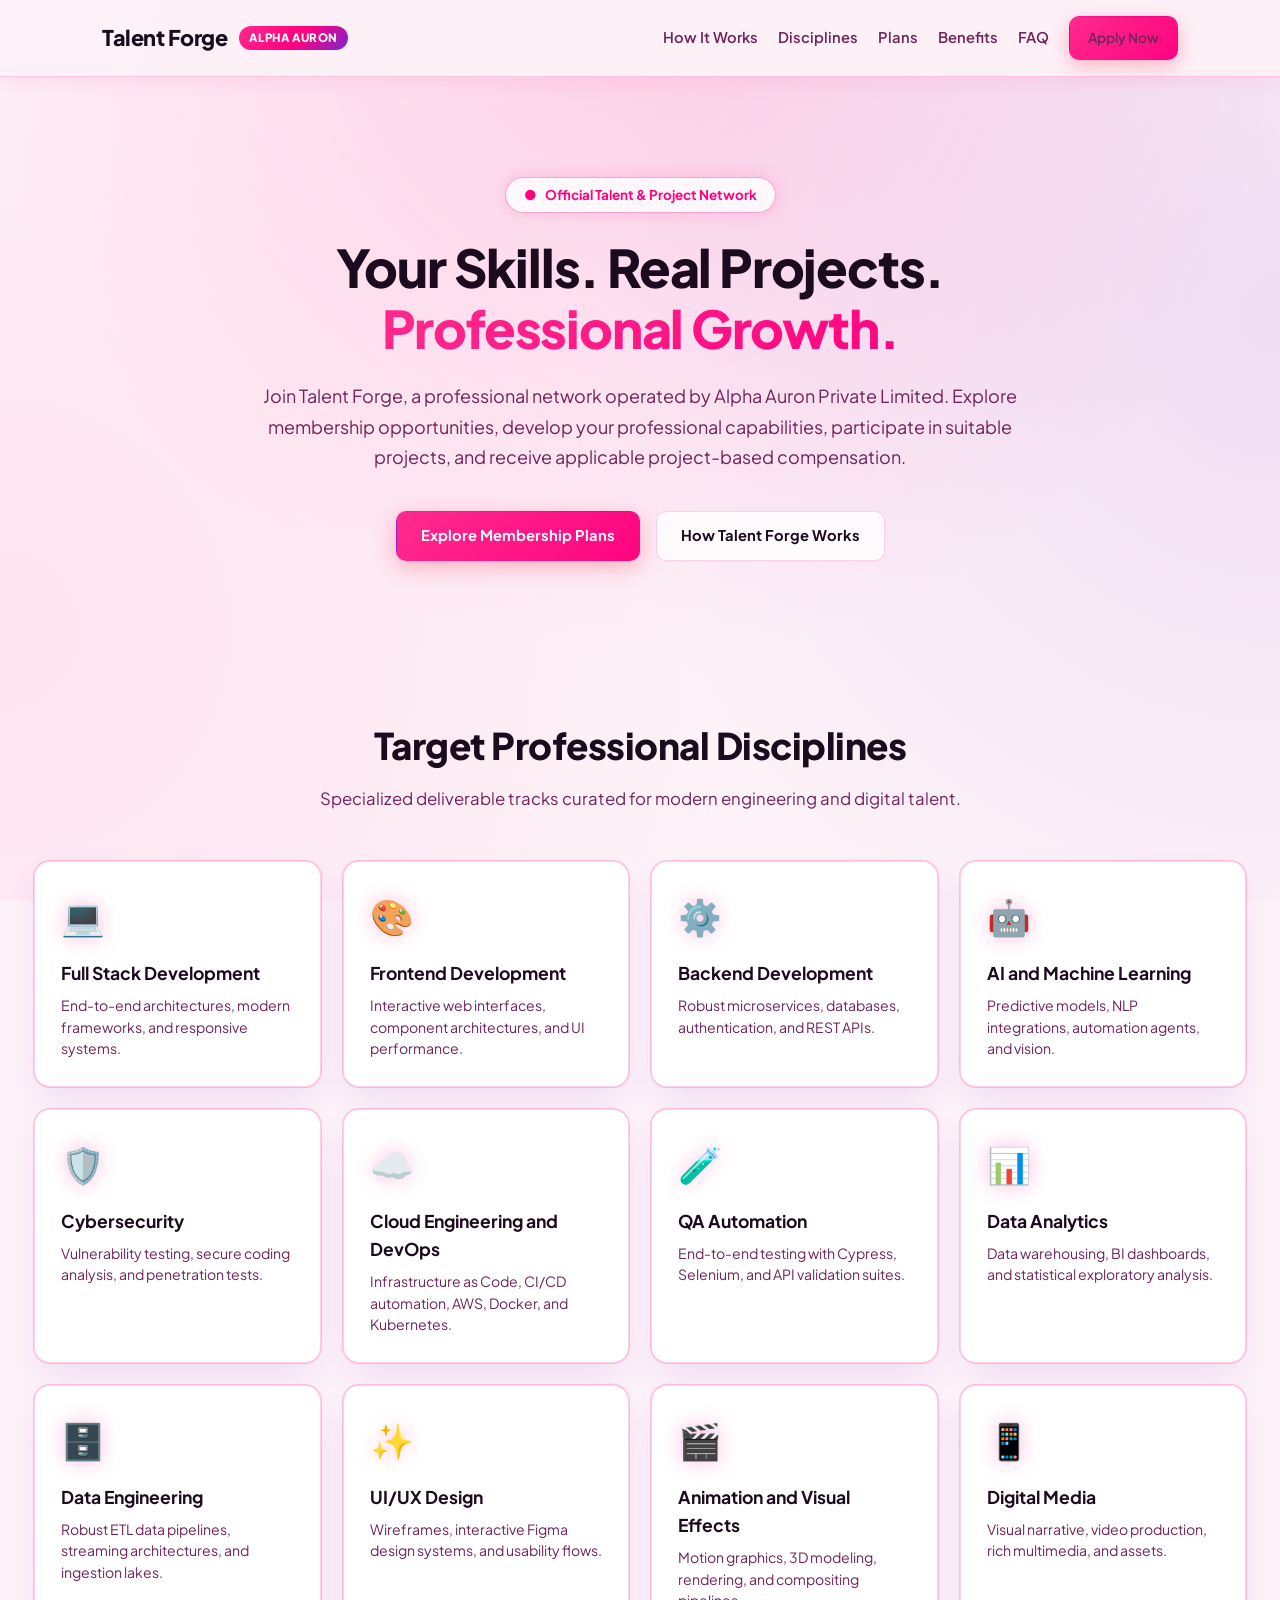
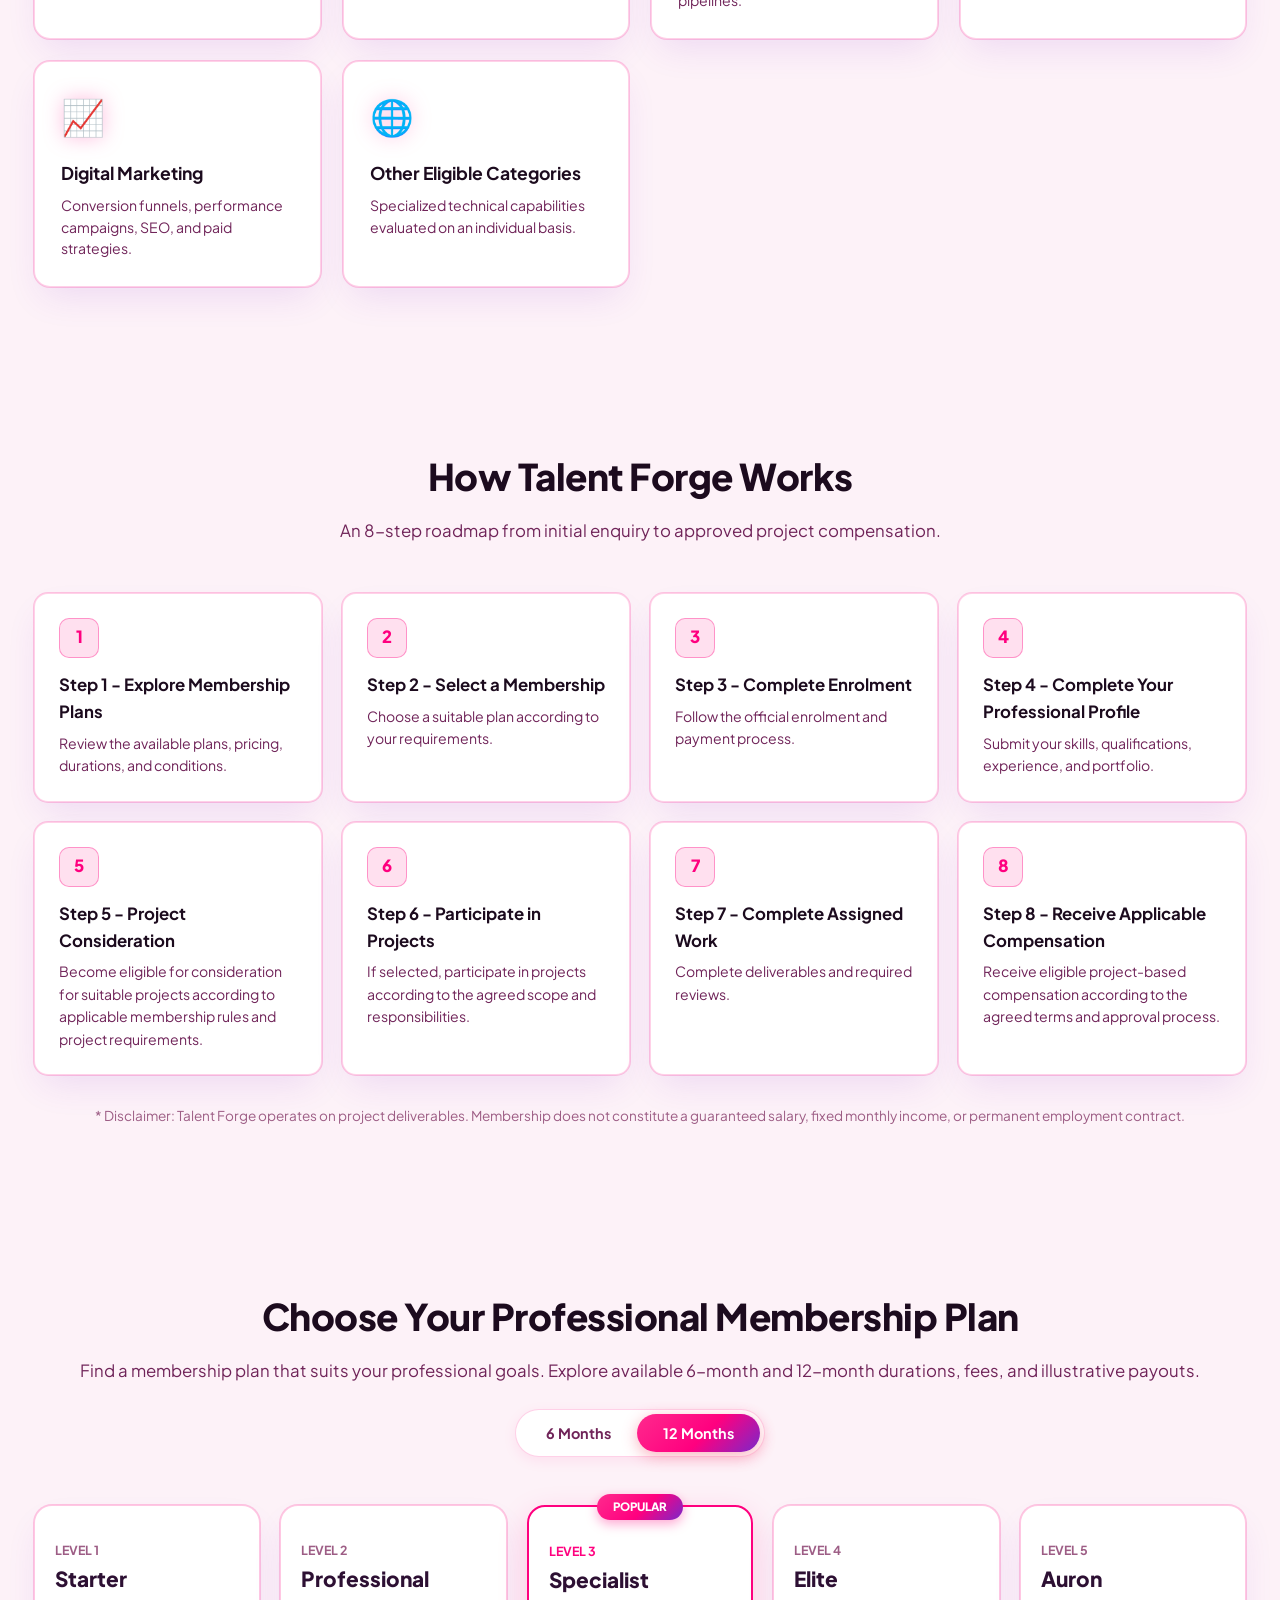
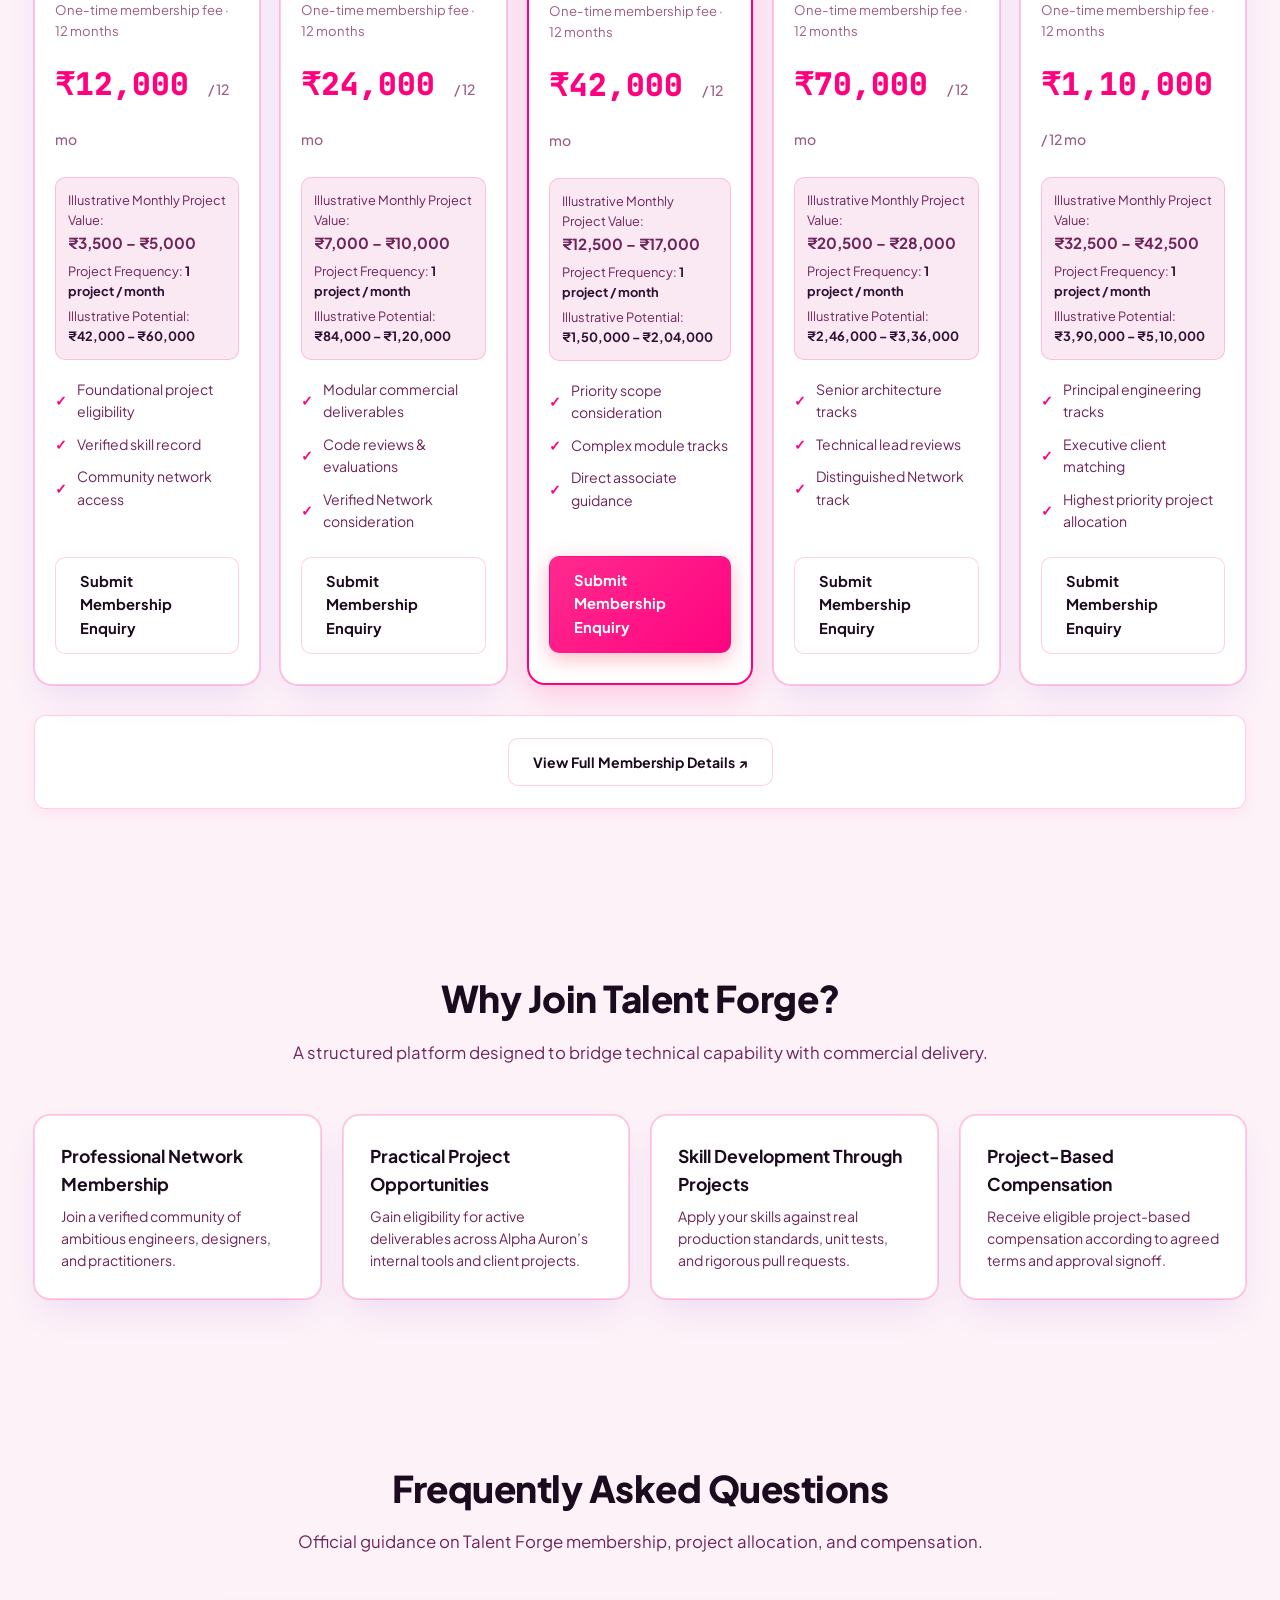
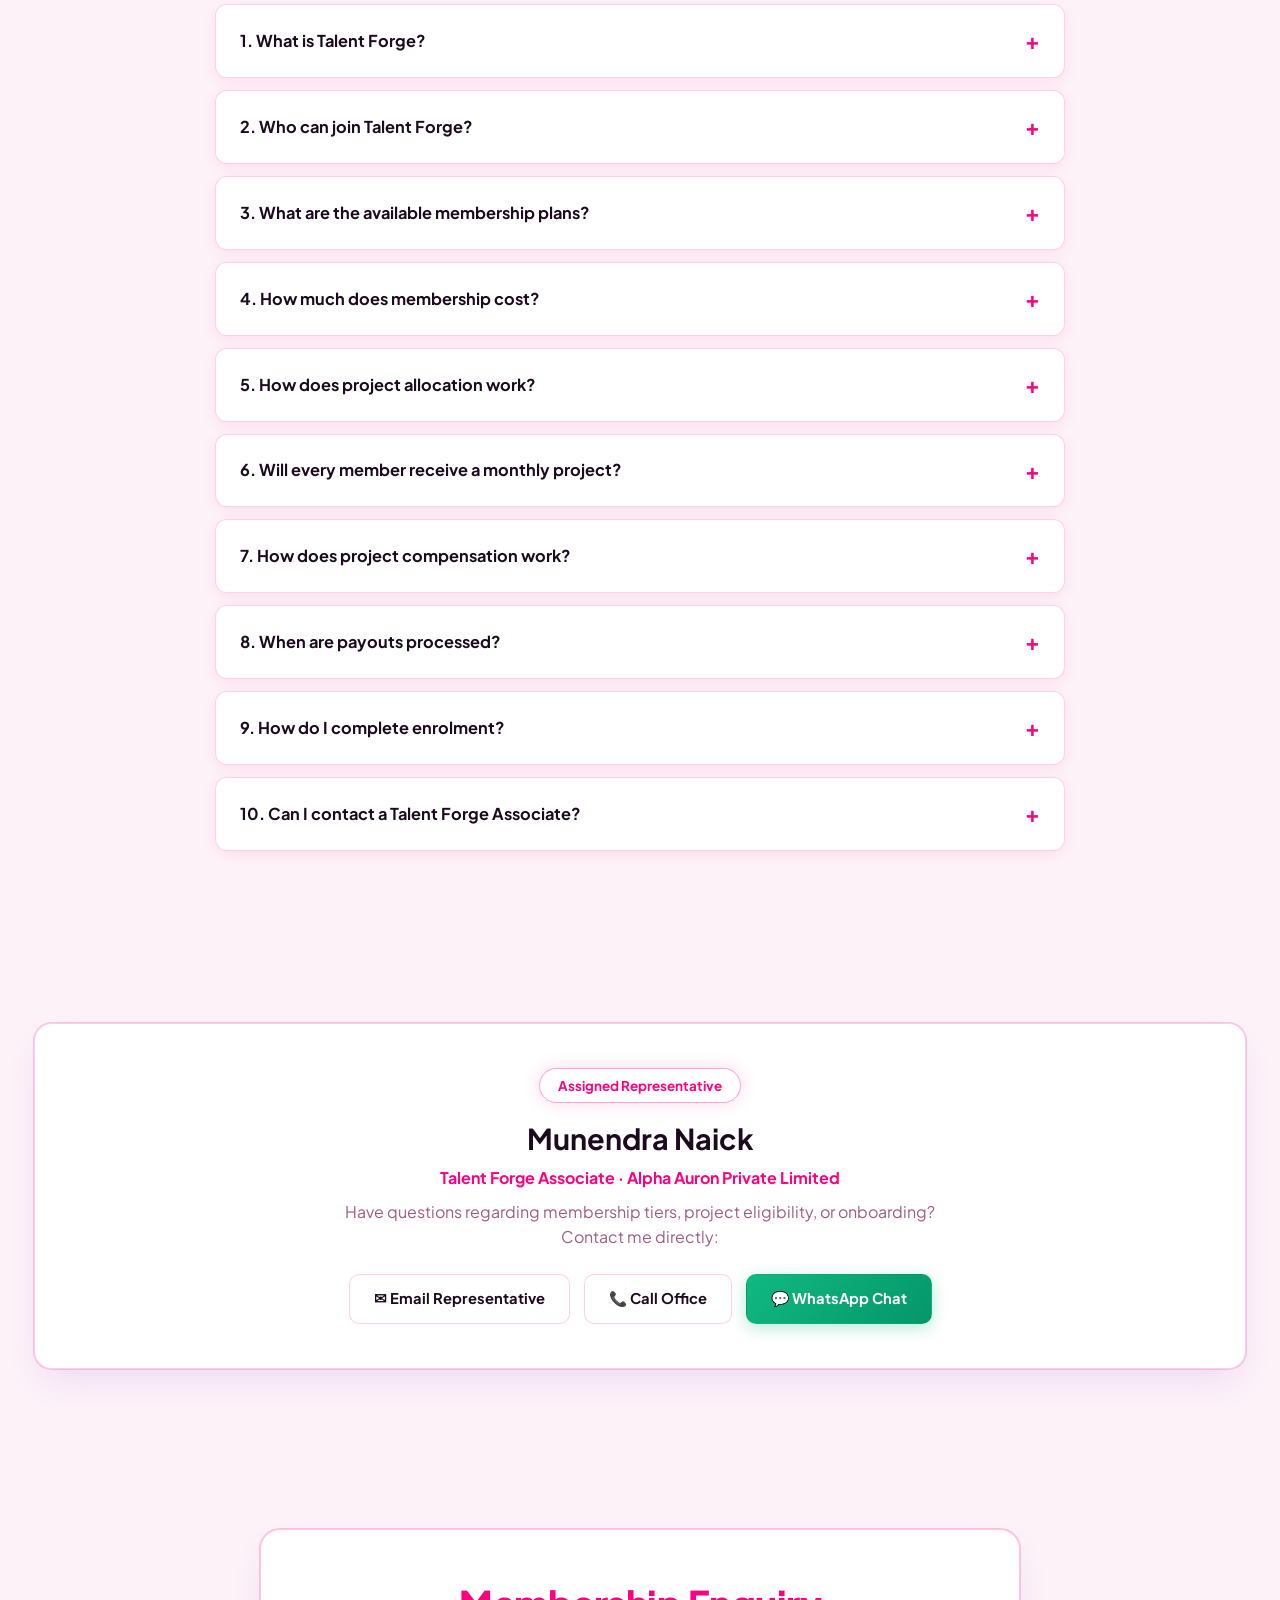
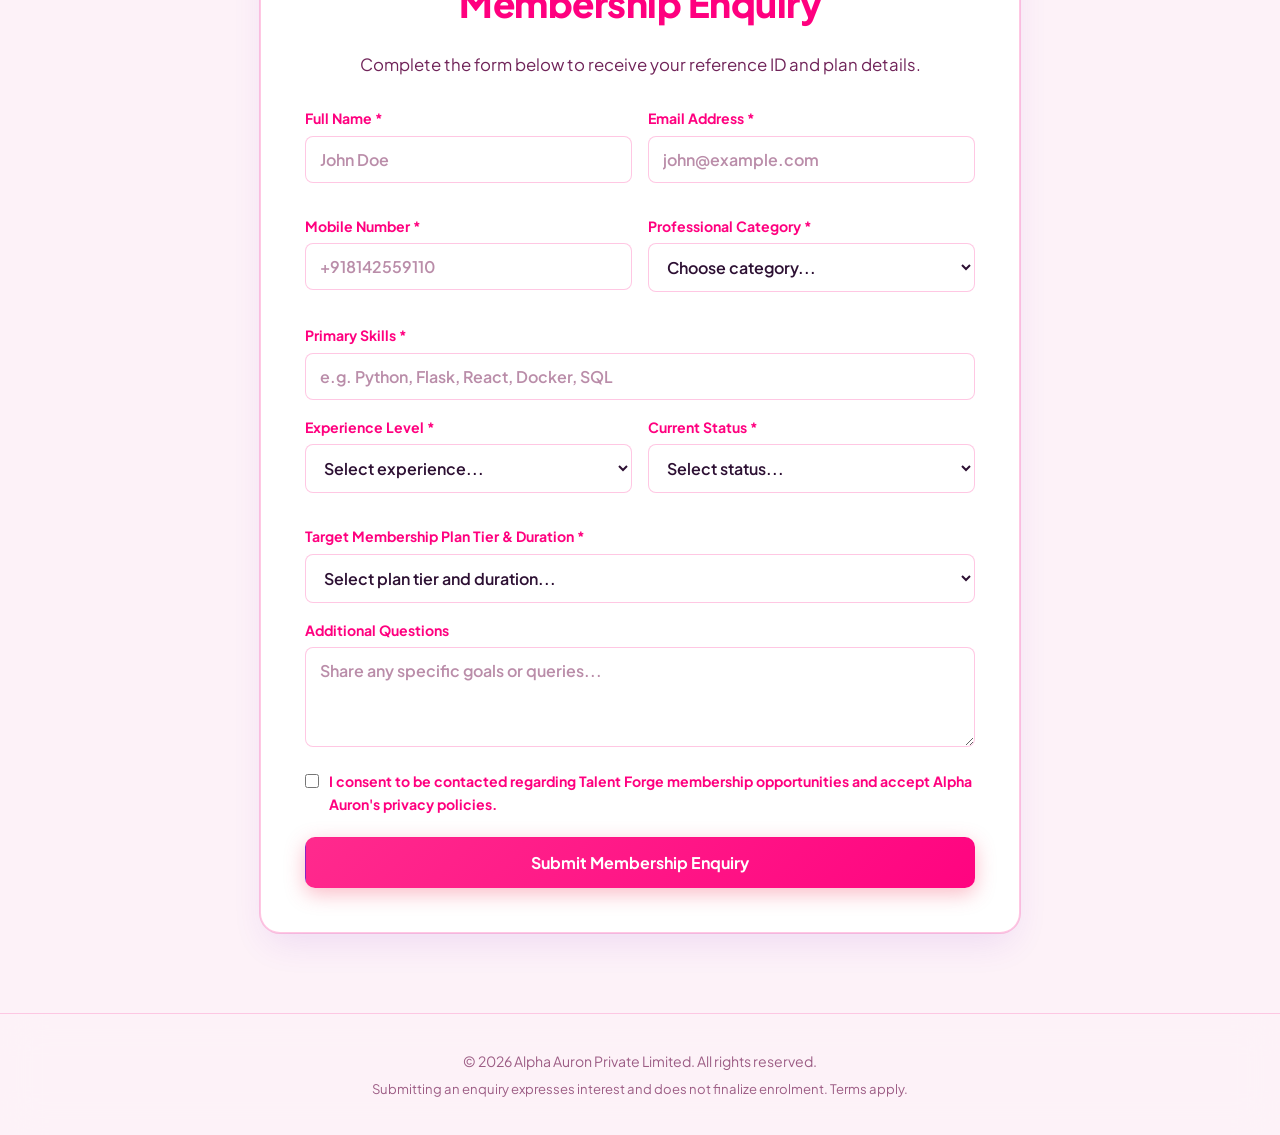
<file: frontend/index.html>
<!DOCTYPE html>
<html lang="en">
<head>
  <meta charset="UTF-8">
  <meta name="viewport" content="width=device-width, initial-scale=1.0">
  <title>Talent Forge | Alpha Auron Private Limited</title>
  <link rel="stylesheet" href="css/styles.css">
</head>
<body>

  <!-- NAVBAR -->
  <nav class="navbar">
    <a href="#" class="nav-brand">
      Talent Forge
      <span class="brand-badge">Alpha Auron</span>
    </a>
    <div class="nav-links">
      <a href="#how-it-works">How It Works</a>
      <a href="#disciplines">Disciplines</a>
      <a href="#plans">Plans</a>
      <a href="#why-join">Benefits</a>
      <a href="#faq">FAQ</a>
      
      <a href="#enquiry" class="btn btn-primary" style="padding: 8px 18px; font-size: 0.85rem;">Apply Now</a>
    </div>
  </nav>

  <!-- HERO SECTION -->
  <header class="hero-section">
    <div class="hero-pill">
      <span>●</span> Official Talent & Project Network
    </div>
    <h1 class="hero-title">
      Your Skills. Real Projects.<br><span>Professional Growth.</span>
    </h1>
    <p class="hero-subtitle">
      Join Talent Forge, a professional network operated by Alpha Auron Private Limited. Explore membership opportunities, develop your professional capabilities, participate in suitable projects, and receive applicable project-based compensation.
    </p>
    <div class="hero-actions">
      <a href="#plans" class="btn btn-primary">Explore Membership Plans</a>
      <a href="#how-it-works" class="btn btn-outline">How Talent Forge Works</a>
    </div>
  </header>

  <!-- 14 PROFESSIONAL DISCIPLINES -->
  <section class="section-wrapper" id="disciplines">
    <div class="section-header">
      <h2>Target Professional Disciplines</h2>
      <p>Specialized deliverable tracks curated for modern engineering and digital talent.</p>
    </div>
    <div class="disciplines-grid">
      <div class="disc-card"><div class="disc-icon">💻</div><h3>Full Stack Development</h3><p>End-to-end architectures, modern frameworks, and responsive systems.</p></div>
      <div class="disc-card"><div class="disc-icon">🎨</div><h3>Frontend Development</h3><p>Interactive web interfaces, component architectures, and UI performance.</p></div>
      <div class="disc-card"><div class="disc-icon">⚙️</div><h3>Backend Development</h3><p>Robust microservices, databases, authentication, and REST APIs.</p></div>
      <div class="disc-card"><div class="disc-icon">🤖</div><h3>AI and Machine Learning</h3><p>Predictive models, NLP integrations, automation agents, and vision.</p></div>
      <div class="disc-card"><div class="disc-icon">🛡️</div><h3>Cybersecurity</h3><p>Vulnerability testing, secure coding analysis, and penetration tests.</p></div>
      <div class="disc-card"><div class="disc-icon">☁️</div><h3>Cloud Engineering and DevOps</h3><p>Infrastructure as Code, CI/CD automation, AWS, Docker, and Kubernetes.</p></div>
      <div class="disc-card"><div class="disc-icon">🧪</div><h3>QA Automation</h3><p>End-to-end testing with Cypress, Selenium, and API validation suites.</p></div>
      <div class="disc-card"><div class="disc-icon">📊</div><h3>Data Analytics</h3><p>Data warehousing, BI dashboards, and statistical exploratory analysis.</p></div>
      <div class="disc-card"><div class="disc-icon">🗄️</div><h3>Data Engineering</h3><p>Robust ETL data pipelines, streaming architectures, and ingestion lakes.</p></div>
      <div class="disc-card"><div class="disc-icon">✨</div><h3>UI/UX Design</h3><p>Wireframes, interactive Figma design systems, and usability flows.</p></div>
      <div class="disc-card"><div class="disc-icon">🎬</div><h3>Animation and Visual Effects</h3><p>Motion graphics, 3D modeling, rendering, and compositing pipelines.</p></div>
      <div class="disc-card"><div class="disc-icon">📱</div><h3>Digital Media</h3><p>Visual narrative, video production, rich multimedia, and assets.</p></div>
      <div class="disc-card"><div class="disc-icon">📈</div><h3>Digital Marketing</h3><p>Conversion funnels, performance campaigns, SEO, and paid strategies.</p></div>
      <div class="disc-card"><div class="disc-icon">🌐</div><h3>Other Eligible Categories</h3><p>Specialized technical capabilities evaluated on an individual basis.</p></div>
    </div>
  </section>

  <!-- HOW TALENT FORGE WORKS -->
  <section class="section-wrapper" id="how-it-works">
    <div class="section-header">
      <h2>How Talent Forge Works</h2>
      <p>An 8-step roadmap from initial enquiry to approved project compensation.</p>
    </div>
    <div class="steps-container">
      <div class="step-card"><div class="step-number"></div><h3>Step 1 - Explore Membership Plans</h3><p>Review the available plans, pricing, durations, and conditions.</p></div>
      <div class="step-card"><div class="step-number"></div><h3>Step 2 - Select a Membership</h3><p>Choose a suitable plan according to your requirements.</p></div>
      <div class="step-card"><div class="step-number"></div><h3>Step 3 - Complete Enrolment</h3><p>Follow the official enrolment and payment process.</p></div>
      <div class="step-card"><div class="step-number"></div><h3>Step 4 - Complete Your Professional Profile</h3><p>Submit your skills, qualifications, experience, and portfolio.</p></div>
      <div class="step-card"><div class="step-number"></div><h3>Step 5 - Project Consideration</h3><p>Become eligible for consideration for suitable projects according to applicable membership rules and project requirements.</p></div>
      <div class="step-card"><div class="step-number"></div><h3>Step 6 - Participate in Projects</h3><p>If selected, participate in projects according to the agreed scope and responsibilities.</p></div>
      <div class="step-card"><div class="step-number"></div><h3>Step 7 - Complete Assigned Work</h3><p>Complete deliverables and required reviews.</p></div>
      <div class="step-card"><div class="step-number"></div><h3>Step 8 - Receive Applicable Compensation</h3><p>Receive eligible project-based compensation according to the agreed terms and approval process.</p></div>
    </div>
    <p style="text-align: center; color: var(--text-muted); font-size: 0.85rem; margin-top: 30px;">
      * Disclaimer: Talent Forge operates on project deliverables. Membership does not constitute a guaranteed salary, fixed monthly income, or permanent employment contract.
    </p>
  </section>

  <!-- MEMBERSHIP PLANS WITH DURATION TOGGLE SWITCH -->
  <section class="section-wrapper" id="plans">
    <div class="section-header">
      <h2>Choose Your Professional Membership Plan</h2>
      <p>Find a membership plan that suits your professional goals. Explore available 6-month and 12-month durations, fees, and illustrative payouts.</p>
      
      <!-- INTERACTIVE DURATION TOGGLE BUTTONS -->
      <div style="display: inline-flex; background: var(--bg-surface); border: 1px solid var(--border-light); border-radius: 50px; padding: 4px; margin-top: 24px; box-shadow: var(--shadow-sm);">
        <button id="btnDuration6" type="button" onclick="switchDuration('6')" style="padding: 10px 26px; border-radius: 50px; border: none; font-weight: 700; font-size: 0.9rem; cursor: pointer; transition: all 0.25s ease; background: transparent; color: var(--text-secondary);">
          6 Months
        </button>
        <button id="btnDuration12" type="button" onclick="switchDuration('12')" style="padding: 10px 26px; border-radius: 50px; border: none; font-weight: 700; font-size: 0.9rem; cursor: pointer; transition: all 0.25s ease; background: var(--gradient-brand); color: #ffffff; box-shadow: 0 4px 15px rgba(244, 63, 94, 0.4);">
          12 Months
        </button>
      </div>
    </div>

    <div class="plans-container">
      <!-- LEVEL 1: STARTER -->
      <div class="plan-card">
        <div>
          <span style="font-size: 0.78rem; font-weight: 700; color: var(--text-muted);">LEVEL 1</span>
          <div class="plan-name">Starter</div>
          <div class="plan-desc" id="p1-desc">One-time membership fee · 12 months</div>
          <div class="plan-tier-type" id="p1-fee">₹12,000 <span>/ 12 mo</span></div>
          <div class="plan-details-box">
            <p style="color: var(--text-muted); font-size: 0.8rem;">Illustrative Monthly Project Value:</p>
            <p style="font-size: 0.95rem; font-weight: 700; color: var(--primary);" id="p1-monthly">₹3,500 – ₹5,000</p>
            <p style="color: var(--text-muted); font-size: 0.8rem; margin-top: 6px;">Project Frequency: <b style="color: var(--text-pure);">1 project / month</b></p>
            <p style="color: var(--text-muted); font-size: 0.8rem; margin-top: 4px;">Illustrative Potential: <b style="color: var(--accent-cyan);" id="p1-potential">₹42,000 – ₹60,000</b></p>
          </div>
          <ul class="plan-list">
            <li><span class="check-icon">✓</span> Foundational project eligibility</li>
            <li><span class="check-icon">✓</span> Verified skill record</li>
            <li><span class="check-icon">✓</span> Community network access</li>
          </ul>
        </div>
        <a href="#enquiry" class="btn btn-outline plan-select-btn" id="p1-btn" data-tier="Starter (Level 1) - 12 Months" style="width: 100%;">Submit Membership Enquiry</a>
      </div>

      <!-- LEVEL 2: PROFESSIONAL -->
      <div class="plan-card">
        <div>
          <span style="font-size: 0.78rem; font-weight: 700; color: var(--text-muted);">LEVEL 2</span>
          <div class="plan-name">Professional</div>
          <div class="plan-desc" id="p2-desc">One-time membership fee · 12 months</div>
          <div class="plan-tier-type" id="p2-fee">₹24,000 <span>/ 12 mo</span></div>
          <div class="plan-details-box">
            <p style="color: var(--text-muted); font-size: 0.8rem;">Illustrative Monthly Project Value:</p>
            <p style="font-size: 0.95rem; font-weight: 700; color: var(--primary);" id="p2-monthly">₹7,000 – ₹10,000</p>
            <p style="color: var(--text-muted); font-size: 0.8rem; margin-top: 6px;">Project Frequency: <b style="color: var(--text-pure);">1 project / month</b></p>
            <p style="color: var(--text-muted); font-size: 0.8rem; margin-top: 4px;">Illustrative Potential: <b style="color: var(--accent-cyan);" id="p2-potential">₹84,000 – ₹1,20,000</b></p>
          </div>
          <ul class="plan-list">
            <li><span class="check-icon">✓</span> Modular commercial deliverables</li>
            <li><span class="check-icon">✓</span> Code reviews & evaluations</li>
            <li><span class="check-icon">✓</span> Verified Network consideration</li>
          </ul>
        </div>
        <a href="#enquiry" class="btn btn-outline plan-select-btn" id="p2-btn" data-tier="Professional (Level 2) - 12 Months" style="width: 100%;">Submit Membership Enquiry</a>
      </div>

      <!-- LEVEL 3: SPECIALIST -->
      <div class="plan-card featured">
        <div class="featured-pill">Popular</div>
        <div>
          <span style="font-size: 0.78rem; font-weight: 700; color: var(--primary);">LEVEL 3</span>
          <div class="plan-name">Specialist</div>
          <div class="plan-desc" id="p3-desc">One-time membership fee · 12 months</div>
          <div class="plan-tier-type" id="p3-fee">₹42,000 <span>/ 12 mo</span></div>
          <div class="plan-details-box" style="background: var(--primary-soft); border-color: rgba(244, 63, 94, 0.4);">
            <p style="color: var(--text-muted); font-size: 0.8rem;">Illustrative Monthly Project Value:</p>
            <p style="font-size: 0.95rem; font-weight: 700; color: var(--primary);" id="p3-monthly">₹12,500 – ₹17,000</p>
            <p style="color: var(--text-muted); font-size: 0.8rem; margin-top: 6px;">Project Frequency: <b style="color: var(--text-pure);">1 project / month</b></p>
            <p style="color: var(--text-muted); font-size: 0.8rem; margin-top: 4px;">Illustrative Potential: <b style="color: var(--accent-cyan);" id="p3-potential">₹1,50,000 – ₹2,04,000</b></p>
          </div>
          <ul class="plan-list">
            <li><span class="check-icon">✓</span> Priority scope consideration</li>
            <li><span class="check-icon">✓</span> Complex module tracks</li>
            <li><span class="check-icon">✓</span> Direct associate guidance</li>
          </ul>
        </div>
        <a href="#enquiry" class="btn btn-primary plan-select-btn" id="p3-btn" data-tier="Specialist (Level 3) - 12 Months" style="width: 100%;">Submit Membership Enquiry</a>
      </div>

      <!-- LEVEL 4: ELITE -->
      <div class="plan-card">
        <div>
          <span style="font-size: 0.78rem; font-weight: 700; color: var(--text-muted);">LEVEL 4</span>
          <div class="plan-name">Elite</div>
          <div class="plan-desc" id="p4-desc">One-time membership fee · 12 months</div>
          <div class="plan-tier-type" id="p4-fee">₹70,000 <span>/ 12 mo</span></div>
          <div class="plan-details-box">
            <p style="color: var(--text-muted); font-size: 0.8rem;">Illustrative Monthly Project Value:</p>
            <p style="font-size: 0.95rem; font-weight: 700; color: var(--primary);" id="p4-monthly">₹20,500 – ₹28,000</p>
            <p style="color: var(--text-muted); font-size: 0.8rem; margin-top: 6px;">Project Frequency: <b style="color: var(--text-pure);">1 project / month</b></p>
            <p style="color: var(--text-muted); font-size: 0.8rem; margin-top: 4px;">Illustrative Potential: <b style="color: var(--accent-cyan);" id="p4-potential">₹2,46,000 – ₹3,36,000</b></p>
          </div>
          <ul class="plan-list">
            <li><span class="check-icon">✓</span> Senior architecture tracks</li>
            <li><span class="check-icon">✓</span> Technical lead reviews</li>
            <li><span class="check-icon">✓</span> Distinguished Network track</li>
          </ul>
        </div>
        <a href="#enquiry" class="btn btn-outline plan-select-btn" id="p4-btn" data-tier="Elite (Level 4) - 12 Months" style="width: 100%;">Submit Membership Enquiry</a>
      </div>

      <!-- LEVEL 5: AURON -->
      <div class="plan-card">
        <div>
          <span style="font-size: 0.78rem; font-weight: 700; color: var(--text-muted);">LEVEL 5</span>
          <div class="plan-name">Auron</div>
          <div class="plan-desc" id="p5-desc">One-time membership fee · 12 months</div>
          <div class="plan-tier-type" id="p5-fee">₹1,10,000 <span>/ 12 mo</span></div>
          <div class="plan-details-box">
            <p style="color: var(--text-muted); font-size: 0.8rem;">Illustrative Monthly Project Value:</p>
            <p style="font-size: 0.95rem; font-weight: 700; color: var(--primary);" id="p5-monthly">₹32,500 – ₹42,500</p>
            <p style="color: var(--text-muted); font-size: 0.8rem; margin-top: 6px;">Project Frequency: <b style="color: var(--text-pure);">1 project / month</b></p>
            <p style="color: var(--text-muted); font-size: 0.8rem; margin-top: 4px;">Illustrative Potential: <b style="color: var(--accent-cyan);" id="p5-potential">₹3,90,000 – ₹5,10,000</b></p>
          </div>
          <ul class="plan-list">
            <li><span class="check-icon">✓</span> Principal engineering tracks</li>
            <li><span class="check-icon">✓</span> Executive client matching</li>
            <li><span class="check-icon">✓</span> Highest priority project allocation</li>
          </ul>
        </div>
        <a href="#enquiry" class="btn btn-outline plan-select-btn" id="p5-btn" data-tier="Auron (Level 5) - 12 Months" style="width: 100%;">Submit Membership Enquiry</a>
      </div>
    </div>

    <div style="background: var(--bg-surface); border: 1px solid var(--border-light); border-radius: 12px; padding: 22px; margin-top: 30px; text-align: center; box-shadow: var(--shadow-sm);">
      <a href="https://alphaauron.com/talent-forge" target="_blank" class="btn btn-outline" style="font-size: 0.88rem;">
        View Full Membership Details ↗
      </a>
    </div>
  </section>

  <!-- BENEFITS & WHY JOIN -->
  <section class="section-wrapper" id="why-join">
    <div class="section-header">
      <h2>Why Join Talent Forge?</h2>
      <p>A structured platform designed to bridge technical capability with commercial delivery.</p>
    </div>
    <div class="disciplines-grid">
      <div class="disc-card"><h3>Professional Network Membership</h3><p>Join a verified community of ambitious engineers, designers, and practitioners.</p></div>
      <div class="disc-card"><h3>Practical Project Opportunities</h3><p>Gain eligibility for active deliverables across Alpha Auron’s internal tools and client projects.</p></div>
      <div class="disc-card"><h3>Skill Development Through Projects</h3><p>Apply your skills against real production standards, unit tests, and rigorous pull requests.</p></div>
      <div class="disc-card"><h3>Project-Based Compensation</h3><p>Receive eligible project-based compensation according to agreed terms and approval signoff.</p></div>
    </div>
  </section>

  <!-- FAQ -->
  <section class="section-wrapper" id="faq">
    <div class="section-header">
      <h2>Frequently Asked Questions</h2>
      <p>Official guidance on Talent Forge membership, project allocation, and compensation.</p>
    </div>
    <div style="max-width: 850px; margin: 0 auto;">
      <div class="faq-box"><details><summary>1. What is Talent Forge?</summary><p>Talent Forge is Alpha Auron's professional talent and project ecosystem designed for freelancers, students, graduates, and professionals to build a verified track record and access eligible commercial deliverables.</p></details></div>
      <div class="faq-box"><details><summary>2. Who can join Talent Forge?</summary><p>Any technical practitioner, developer, designer, or data specialist who wants to work on real deliverables and agrees to undergo skill and KYC verification.</p></details></div>
      <div class="faq-box"><details><summary>3. What are the available membership plans?</summary><p>There are five sequential levels: Level 1 (Starter), Level 2 (Professional), Level 3 (Specialist), Level 4 (Elite), and Level 5 (Auron). All levels are available in 6-month and 12-month membership cycles.</p></details></div>
      <div class="faq-box"><details><summary>4. How much does membership cost?</summary><p>6-month memberships range from ₹7,500 (Starter) to ₹56,500 (Auron). 12-month memberships range from ₹12,000 (Starter) to ₹1,10,000 (Auron) with project payouts released on verified deliverable completion.</p></details></div>
      <div class="faq-box"><details><summary>5. How does project allocation work?</summary><p>Deliverables arrive based on client demand. Projects are matched against your verified skills, tier level, and availability. Membership makes you eligible, not entitled.</p></details></div>
      <div class="faq-box"><details><summary>6. Will every member receive a monthly project?</summary><p>No. Talent Forge does not promise guaranteed monthly projects, fixed monthly income, or automatic payouts. Payouts depend strictly on active client demand and deliverable approvals.</p></details></div>
      <div class="faq-box"><details><summary>7. How does project compensation work?</summary><p>Compensation is project-based and established in individual project work agreements. Once completed work passes code review and QA testing, the agreed milestone payout is released.</p></details></div>
      <div class="faq-box"><details><summary>8. When are payouts processed?</summary><p>Payouts are processed directly after the agreed milestone deliverables satisfy documented scope conditions and client signoff.</p></details></div>
      <div class="faq-box"><details><summary>9. How do I complete enrolment?</summary><p>Submit the enquiry form on this page. Our Talent Forge Associate will review your technical discipline and send the official registration link to the Alpha Auron onboarding portal.</p></details></div>
      <div class="faq-box"><details><summary>10. Can I contact a Talent Forge Associate?</summary><p>Yes. You can contact your assigned Associate directly via the contact buttons provided below.</p></details></div>
    </div>
  </section>

  <!-- DYNAMIC ASSOCIATE CONTACT CARD -->
  <section class="section-wrapper">
    <div class="contact-section-card">
      <span class="hero-pill" style="margin-bottom: 12px;">Assigned Representative</span>
      <h2 id="cardEmpName" style="font-size: 1.8rem; margin-bottom: 4px; color: var(--text-pure);">Munendra Naick</h2>
      <p id="cardEmpDesig" style="color: var(--primary); font-weight: 700; margin-bottom: 8px;">Talent Forge Associate · Alpha Auron Private Limited</p>
      <p style="color: var(--text-muted); max-width: 600px; margin: 0 auto;">
        Have questions regarding membership tiers, project eligibility, or onboarding? Contact me directly:
      </p>
      <div class="contact-button-row">
        <a id="cardEmpMail" href="mailto:munikumar@alphaauron.com" class="btn btn-outline">✉ Email Representative</a>
        <button type="button" id="cardEmpPhone" class="btn btn-outline" style="cursor: pointer;">📞 Call Office</button>
        <a id="cardEmpWa" href="https://api.whatsapp.com/send?phone=918142559110&text=Hi%20Munendra%20Naick%2C%20I%20have%20an%20enquiry%20regarding%20Talent%20Forge%20membership" target="_blank" class="btn btn-success">💬 WhatsApp Chat</a>
      </div>
    </div>
  </section>

  <!-- MEMBERSHIP ENQUIRY FORM -->
  <section class="section-wrapper" id="enquiry">
    <div class="form-box">
      <div class="section-header" style="margin-bottom: 28px;">
        <h2>Membership Enquiry</h2>
        <p>Complete the form below to receive your reference ID and plan details.</p>
      </div>

      <form id="leadForm">
        <!-- Anti-bot Honeypot Field -->
        <input type="text" name="website_hp_check" id="website_hp_check" style="display:none;" tabindex="-1" autocomplete="off">

        <div class="form-group-row">
          <div class="form-group">
            <label>Full Name *</label>
            <input type="text" id="full_name" placeholder="John Doe" required>
          </div>
          <div class="form-group">
            <label>Email Address *</label>
            <input type="email" id="email" placeholder="john@example.com" required>
          </div>
        </div>

        <div class="form-group-row">
          <div class="form-group">
  <label for="mobile">Mobile Number *</label>
  <input type="tel" id="mobile" name="mobile" placeholder="+918142559110" required>
</div>
          <div class="form-group">
            <label>Professional Category *</label>
            <select id="category" required>
              <option value="">Choose category...</option>
              <option value="Full Stack Development">Full Stack Development</option>
              <option value="Frontend Development">Frontend Development</option>
              <option value="Backend Development">Backend Development</option>
              <option value="AI and Machine Learning">AI and Machine Learning</option>
              <option value="Cybersecurity">Cybersecurity</option>
              <option value="Cloud Engineering and DevOps">Cloud Engineering and DevOps</option>
              <option value="QA Automation">QA Automation</option>
              <option value="Data Analytics">Data Analytics</option>
              <option value="Data Engineering">Data Engineering</option>
              <option value="UI/UX Design">UI/UX Design</option>
              <option value="Animation and Visual Effects">Animation and Visual Effects</option>
              <option value="Digital Media">Digital Media</option>
              <option value="Digital Marketing">Digital Marketing</option>
              <option value="Other eligible professional categories">Other eligible professional categories</option>
            </select>
          </div>
        </div>

        <div class="form-group">
          <label>Primary Skills *</label>
          <input type="text" id="primary_skills" placeholder="e.g. Python, Flask, React, Docker, SQL" required>
        </div>

        <div class="form-group-row">
          <div class="form-group">
            <label>Experience Level *</label>
            <select id="experience_level" required>
              <option value="">Select experience...</option>
              <option value="Beginner">Beginner</option>
              <option value="Intermediate">Intermediate</option>
              <option value="Experienced">Experienced</option>
            </select>
          </div>
          <div class="form-group">
            <label>Current Status *</label>
            <select id="current_status" required>
              <option value="">Select status...</option>
              <option value="Student">Student</option>
              <option value="Recent Graduate">Recent Graduate</option>
              <option value="Employed">Employed</option>
              <option value="Freelancer">Freelancer</option>
              <option value="Job Seeker">Job Seeker</option>
              <option value="Other">Other</option>
            </select>
          </div>
        </div>

        <div class="form-group">
          <label>Target Membership Plan Tier & Duration *</label>
          <select id="selected_tier" required>
            <option value="">Select plan tier and duration...</option>
            <optgroup label="6-Month Plans (Bi-Annual Track)">
              <option value="Starter (Level 1) - 6 Months">Level 1: Starter — ₹7,500 / 6 mo (Potential: ₹18k–₹25.2k)</option>
              <option value="Professional (Level 2) - 6 Months">Level 2: Professional — ₹13,500 / 6 mo (Potential: ₹33k–₹48k)</option>
              <option value="Specialist (Level 3) - 6 Months">Level 3: Specialist — ₹22,500 / 6 mo (Potential: ₹57k–₹84k)</option>
              <option value="Elite (Level 4) - 6 Months">Level 4: Elite — ₹36,500 / 6 mo (Potential: ₹93k–₹138k)</option>
              <option value="Auron (Level 5) - 6 Months">Level 5: Auron — ₹56,500 / 6 mo (Potential: ₹1.5L–₹2.1L)</option>
            </optgroup>
            <optgroup label="12-Month Plans (Annual Master Track)">
              <option value="Starter (Level 1) - 12 Months">Level 1: Starter — ₹12,000 / 12 mo (Potential: ₹42k–₹60k)</option>
              <option value="Professional (Level 2) - 12 Months">Level 2: Professional — ₹24,000 / 12 mo (Potential: ₹84k–₹1.2L)</option>
              <option value="Specialist (Level 3) - 12 Months">Level 3: Specialist — ₹42,000 / 12 mo (Potential: ₹1.5L–₹2.04L)</option>
              <option value="Elite (Level 4) - 12 Months">Level 4: Elite — ₹70,000 / 12 mo (Potential: ₹2.46L–₹3.36L)</option>
              <option value="Auron (Level 5) - 12 Months">Level 5: Auron — ₹1,10,000 / 12 mo (Potential: ₹3.9L–₹5.1L)</option>
            </optgroup>
            <option value="Custom / Undecided">Undecided / Custom Advisory</option>
          </select>
        </div>

        <div class="form-group">
          <label>Additional Questions</label>
          <textarea id="questions" placeholder="Share any specific goals or queries..."></textarea>
        </div>

        <label class="checkbox-label">
          <input type="checkbox" id="privacy_consent" required>
          <span>I consent to be contacted regarding Talent Forge membership opportunities and accept Alpha Auron's privacy policies.</span>
        </label>

        <button type="submit" class="btn btn-primary" style="width: 100%; padding: 14px; font-size: 1rem;">
          Submit Membership Enquiry
        </button>

        <div id="statusMsg"></div>
      </form>
    </div>
  </section>

  <footer>
    <p>© 2026 Alpha Auron Private Limited. All rights reserved.</p>
    <p style="margin-top: 5px; font-size: 0.82rem;">
      Submitting an enquiry expresses interest and does not finalize enrolment. Terms apply.
    </p>
  </footer>
  <script>
    document.getElementById("cardEmpPhone").addEventListener("click", function(e) {
      e.preventDefault();
      
      var isMobile = /Android|iPhone|iPad|iPod|BlackBerry|IEMobile|Opera Mini/i.test(navigator.userAgent);
      
      if (isMobile) {
        // Direct mobile dialer
        window.location.href = "tel:+918142559110";
      } else {
        // Direct desktop WhatsApp voice call request (bypasses Google redirect)
        var msg = encodeURIComponent("Hi Munendra Naick, I would like to arrange a call regarding Talent Forge membership.");
        window.open("https://api.whatsapp.com/send?phone=918142559110&text=" + msg, "_blank");
      }
    });
  </script>

  <script src="js/main.js"></script>
</body>
</html>
</file>
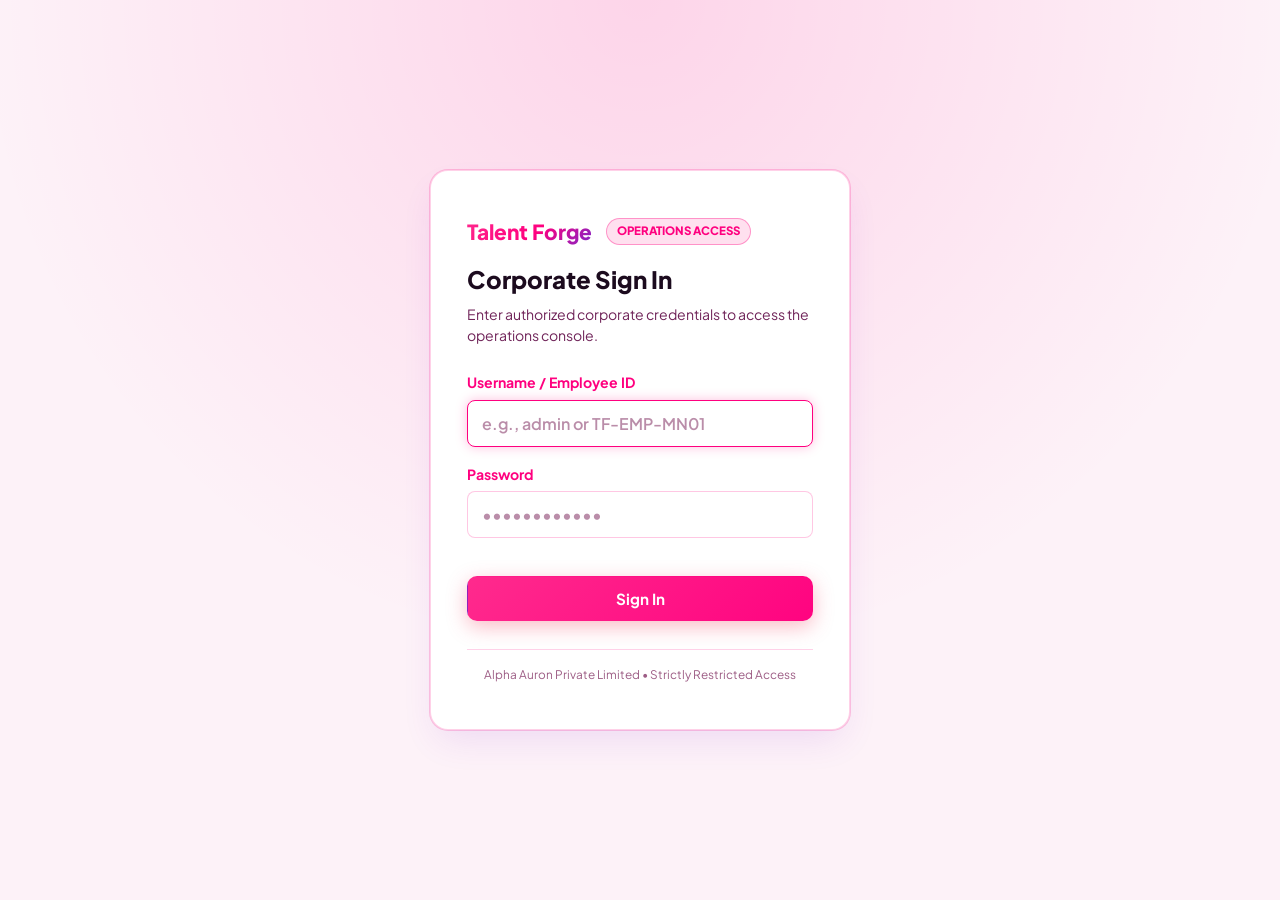
<file: frontend/login.html>
<!DOCTYPE html>
<html lang="en">
<head>
  <meta charset="UTF-8">
  <meta name="viewport" content="width=device-width, initial-scale=1.0">
  <title>Corporate Access | Talent Forge Operations</title>
  <link rel="stylesheet" href="css/styles.css">
  <style>
    body {
      display: flex;
      align-items: center;
      justify-content: center;
      min-height: 100vh;
      padding: 24px;
    }
    .auth-card {
      background: var(--bg-surface);
      border: 1px solid var(--border-light);
      border-radius: 18px;
      padding: 44px 36px;
      max-width: 420px;
      width: 100%;
      box-shadow: var(--shadow-card);
    }
    .auth-brand-badge {
      display: inline-flex;
      align-items: center;
      gap: 8px;
      margin-bottom: 12px;
    }
    .auth-title {
      font-size: 1.5rem;
      font-weight: 800;
      color: var(--text-pure);
      margin-bottom: 6px;
    }
    .auth-sub {
      color: var(--text-secondary);
      font-size: 0.88rem;
      margin-bottom: 26px;
      line-height: 1.45;
    }
    .auth-error {
      background: rgba(239, 68, 68, 0.12);
      border: 1px solid rgba(239, 68, 68, 0.3);
      color: #ef4444;
      font-size: 0.85rem;
      padding: 10px 14px;
      border-radius: 8px;
      margin-bottom: 18px;
      display: none;
    }
  </style>
</head>
<body class="admin-body">

  <div class="auth-card">
    <div class="auth-brand-badge">
      <span class="portal-brand-text" style="font-size: 1.3rem;">Talent Forge</span>
      <span class="badge-role" style="margin-left: 6px; font-size: 0.72rem;">Operations Access</span>
    </div>
    <h2 class="auth-title">Corporate Sign In</h2>
    <p class="auth-sub">Enter authorized corporate credentials to access the operations console.</p>

    <div id="authError" class="auth-error"></div>

    <form id="loginForm" onsubmit="handleSignIn(event)">
      <div class="form-group">
        <label>Username / Employee ID</label>
        <input type="text" id="username" placeholder="e.g., admin or TF-EMP-MN01" required autofocus>
      </div>

      <div class="form-group" style="margin-top: 16px;">
        <label>Password</label>
        <input type="password" id="password" placeholder="••••••••••••" required>
      </div>

      <button type="submit" id="submitBtn" class="btn btn-primary" style="width: 100%; margin-top: 22px; padding: 12px; font-size: 0.95rem;">
        Sign In
      </button>
    </form>

    <div style="margin-top: 28px; border-top: 1px solid var(--border-light); padding-top: 16px; text-align: center;">
      <span style="font-size: 0.74rem; color: var(--text-muted); display: block;">
        Alpha Auron Private Limited • Strictly Restricted Access
      </span>
    </div>
  </div>

  <script>
    async function handleSignIn(e) {
      e.preventDefault();
      const errBox = document.getElementById("authError");
      const btn = document.getElementById("submitBtn");
      errBox.style.display = "none";
      btn.disabled = true;
      btn.innerText = "Authenticating...";

      const username = document.getElementById("username").value.trim();
      const password = document.getElementById("password").value.trim();

      try {
        const res = await fetch("/api/auth/login", {
          method: "POST",
          headers: { "Content-Type": "application/json" },
          credentials: "include",
          body: JSON.stringify({ username, password })
        });
        const data = await res.json();

        if (res.ok && data.status === "success") {
          if (data.user.role === "admin") {
            window.location.href = "/admin";
          } else {
            window.location.href = "/employee";
          }
        } else {
          errBox.innerText = data.message || "Invalid credentials.";
          errBox.style.display = "block";
        }
      } catch (err) {
        errBox.innerText = "Unable to reach the authentication service.";
        errBox.style.display = "block";
      } finally {
        btn.disabled = false;
        btn.innerText = "Sign In";
      }
    }
  </script>
</body>
</html>
</file>
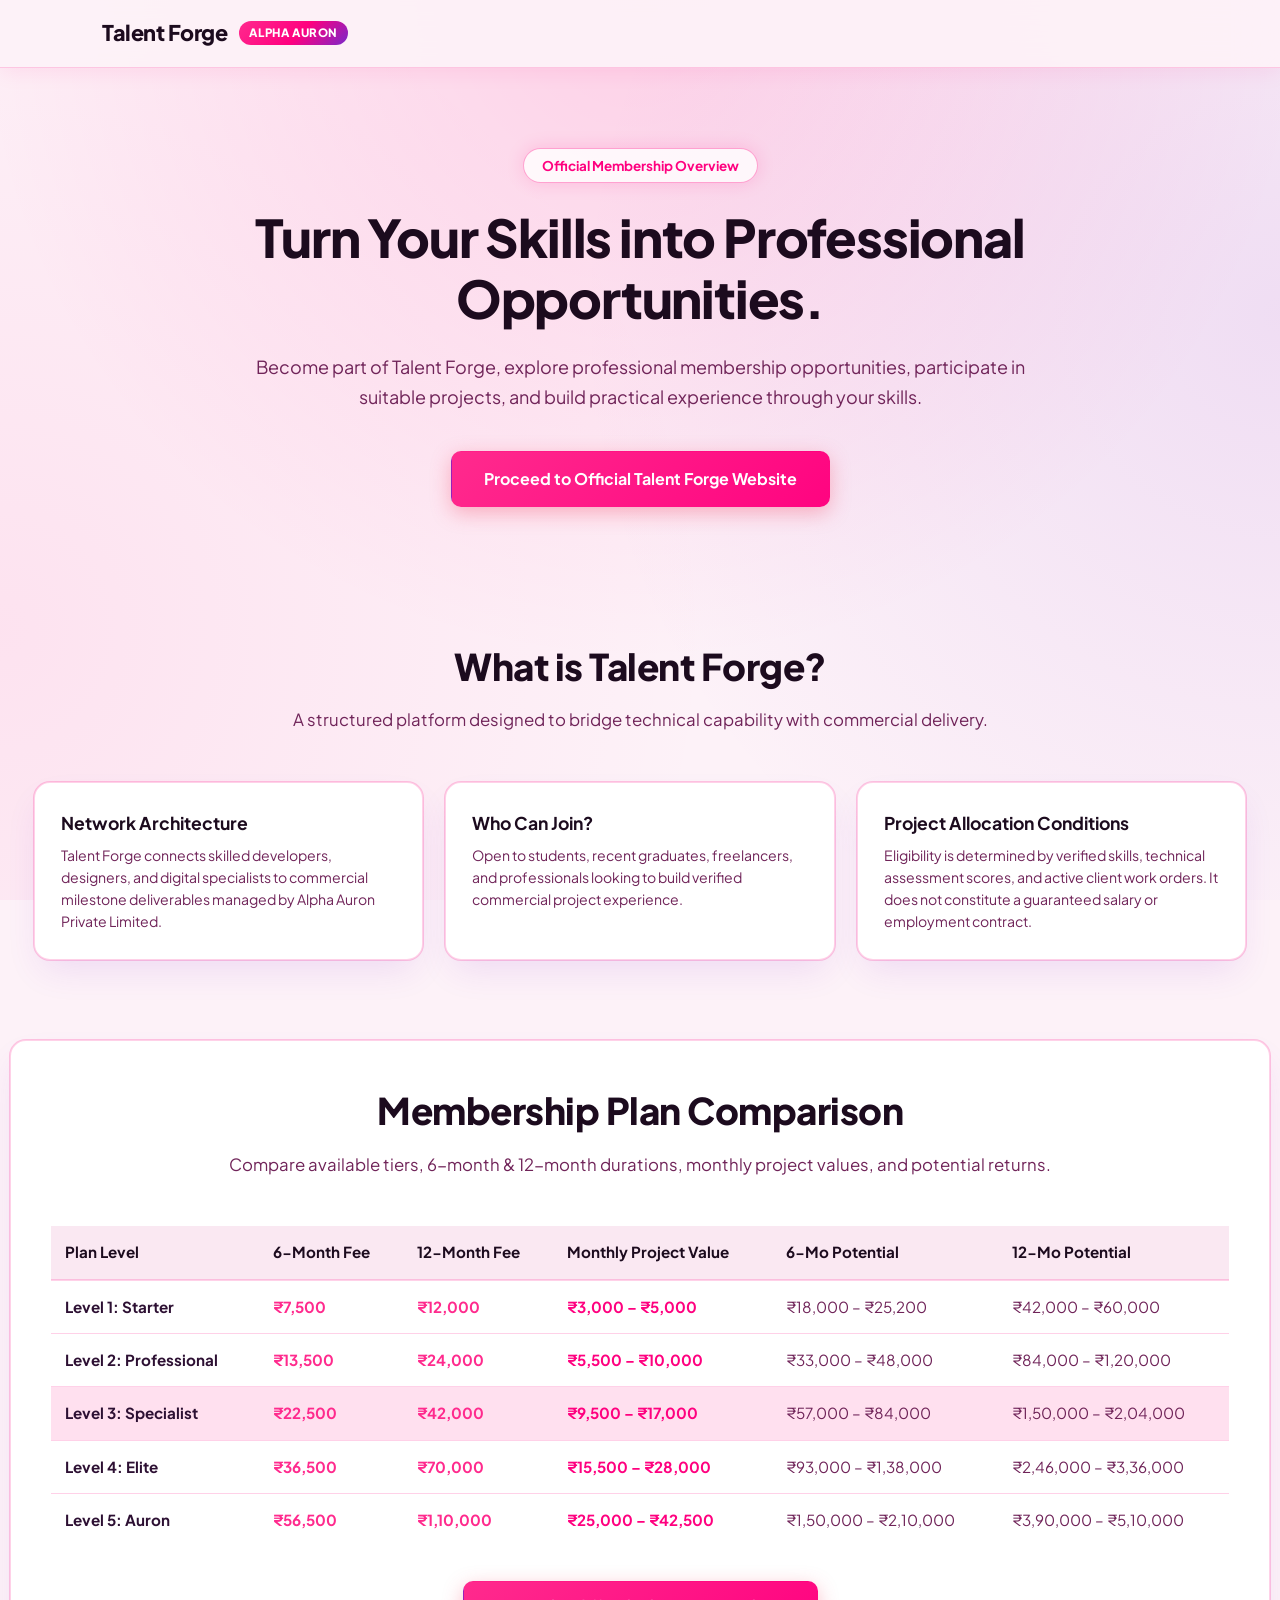
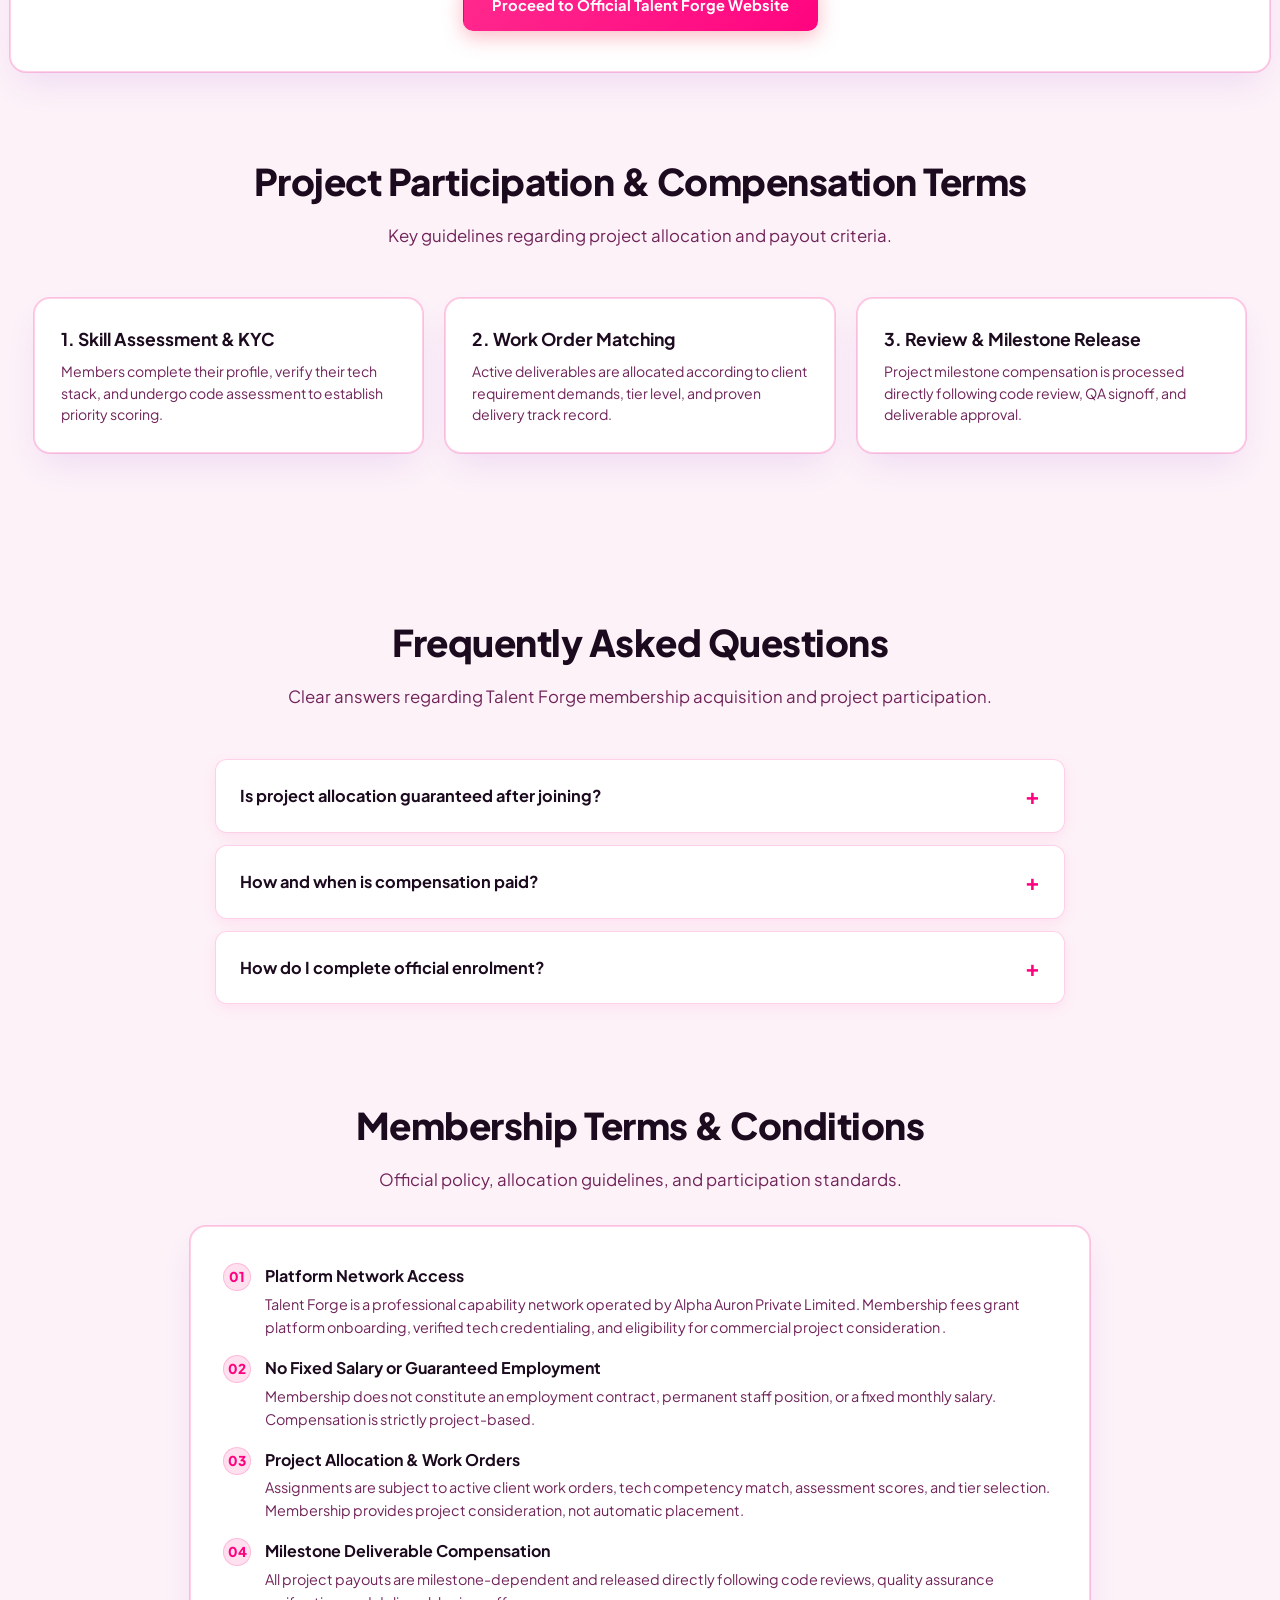
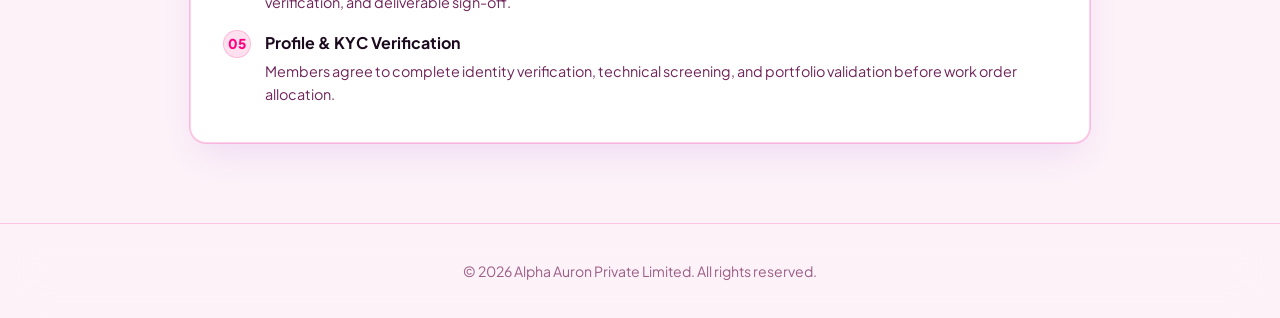
<file: frontend/sales.html>
<!DOCTYPE html>
<html lang="en">
<head>
  <meta charset="UTF-8">
  <meta name="viewport" content="width=device-width, initial-scale=1.0">
  <title>Talent Forge Membership Sales & Details | Alpha Auron</title>
  <link rel="stylesheet" href="css/styles.css">
</head>
<body>

  <!-- NAVBAR -->
  <nav class="navbar">
    <a href="/" class="nav-brand">Talent Forge <span class="brand-badge">Alpha Auron</span></a>
    
    </div>
  </nav>

  <!-- HERO -->
  <header class="hero-section" style="padding: 80px 8% 50px;">
    <span class="hero-pill">Official Membership Overview</span>
    <h1 class="hero-title">Turn Your Skills into Professional Opportunities.</h1>
    <p class="hero-subtitle">
      Become part of Talent Forge, explore professional membership opportunities, participate in suitable projects, and build practical experience through your skills.
    </p>
    <div class="hero-actions">
      <a href="https://alphaauron.com/talent-forge" target="_blank" class="btn btn-primary" style="padding: 14px 32px; font-size: 1rem;">
        Proceed to Official Talent Forge Website
      </a>
    </div>
  </header>

  <!-- WHAT IS TALENT FORGE & WHO CAN JOIN -->
  <section class="section-wrapper">
    <div class="section-header">
      <h2>What is Talent Forge?</h2>
      <p>A structured platform designed to bridge technical capability with commercial delivery.</p>
    </div>
    <div class="disciplines-grid">
      <div class="disc-card">
        <h3>Network Architecture</h3>
        <p>Talent Forge connects skilled developers, designers, and digital specialists to commercial milestone deliverables managed by Alpha Auron Private Limited.</p>
      </div>
      <div class="disc-card">
        <h3>Who Can Join?</h3>
        <p>Open to students, recent graduates, freelancers, and professionals looking to build verified commercial project experience.</p>
      </div>
      <div class="disc-card">
        <h3>Project Allocation Conditions</h3>
        <p>Eligibility is determined by verified skills, technical assessment scores, and active client work orders. It does not constitute a guaranteed salary or employment contract.</p>
      </div>
    </div>
  </section>

  <!-- MEMBERSHIP PLAN COMPARISON TABLE -->
  <section class="section-wrapper" style="background: var(--bg-surface); border-radius: 16px; border: 1px solid var(--border-light); padding: 40px; box-shadow: var(--shadow-card);">
    <div class="section-header">
      <h2>Membership Plan Comparison</h2>
      <p>Compare available tiers, 6-month & 12-month durations, monthly project values, and potential returns.</p>
    </div>
    <div style="overflow-x: auto;">
      <table style="width: 100%; border-collapse: collapse; font-size: 0.95rem;">
        <thead>
          <tr style="background: var(--bg-subtle); border-bottom: 2px solid var(--border-light);">
            <th style="padding: 14px; text-align: left; color: var(--text-pure);">Plan Level</th>
            <th style="padding: 14px; text-align: left; color: var(--text-pure);">6-Month Fee</th>
            <th style="padding: 14px; text-align: left; color: var(--text-pure);">12-Month Fee</th>
            <th style="padding: 14px; text-align: left; color: var(--text-pure);">Monthly Project Value</th>
            <th style="padding: 14px; text-align: left; color: var(--text-pure);">6-Mo Potential</th>
            <th style="padding: 14px; text-align: left; color: var(--text-pure);">12-Mo Potential</th>
          </tr>
        </thead>
        <tbody>
          <tr style="border-bottom: 1px solid var(--border-light);">
            <td style="padding: 14px;"><b>Level 1: Starter</b></td>
            <td style="padding: 14px; color: var(--accent-cyan); font-weight: 700;">₹7,500</td>
            <td style="padding: 14px; color: var(--accent-cyan); font-weight: 700;">₹12,000</td>
            <td style="padding: 14px; color: var(--primary); font-weight: bold;">₹3,000 – ₹5,000</td>
            <td style="padding: 14px; color: var(--text-secondary);">₹18,000 – ₹25,200</td>
            <td style="padding: 14px; color: var(--text-secondary);">₹42,000 – ₹60,000</td>
          </tr>
          <tr style="border-bottom: 1px solid var(--border-light);">
            <td style="padding: 14px;"><b>Level 2: Professional</b></td>
            <td style="padding: 14px; color: var(--accent-cyan); font-weight: 700;">₹13,500</td>
            <td style="padding: 14px; color: var(--accent-cyan); font-weight: 700;">₹24,000</td>
            <td style="padding: 14px; color: var(--primary); font-weight: bold;">₹5,500 – ₹10,000</td>
            <td style="padding: 14px; color: var(--text-secondary);">₹33,000 – ₹48,000</td>
            <td style="padding: 14px; color: var(--text-secondary);">₹84,000 – ₹1,20,000</td>
          </tr>
          <tr style="border-bottom: 1px solid var(--border-light); background: var(--primary-soft);">
            <td style="padding: 14px;"><b>Level 3: Specialist</b></td>
            <td style="padding: 14px; color: var(--accent-cyan); font-weight: 700;">₹22,500</td>
            <td style="padding: 14px; color: var(--accent-cyan); font-weight: 700;">₹42,000</td>
            <td style="padding: 14px; color: var(--primary); font-weight: bold;">₹9,500 – ₹17,000</td>
            <td style="padding: 14px; color: var(--text-secondary);">₹57,000 – ₹84,000</td>
            <td style="padding: 14px; color: var(--text-secondary);">₹1,50,000 – ₹2,04,000</td>
          </tr>
          <tr style="border-bottom: 1px solid var(--border-light);">
            <td style="padding: 14px;"><b>Level 4: Elite</b></td>
            <td style="padding: 14px; color: var(--accent-cyan); font-weight: 700;">₹36,500</td>
            <td style="padding: 14px; color: var(--accent-cyan); font-weight: 700;">₹70,000</td>
            <td style="padding: 14px; color: var(--primary); font-weight: bold;">₹15,500 – ₹28,000</td>
            <td style="padding: 14px; color: var(--text-secondary);">₹93,000 – ₹1,38,000</td>
            <td style="padding: 14px; color: var(--text-secondary);">₹2,46,000 – ₹3,36,000</td>
          </tr>
          <tr>
            <td style="padding: 14px;"><b>Level 5: Auron</b></td>
            <td style="padding: 14px; color: var(--accent-cyan); font-weight: 700;">₹56,500</td>
            <td style="padding: 14px; color: var(--accent-cyan); font-weight: 700;">₹1,10,000</td>
            <td style="padding: 14px; color: var(--primary); font-weight: bold;">₹25,000 – ₹42,500</td>
            <td style="padding: 14px; color: var(--text-secondary);">₹1,50,000 – ₹2,10,000</td>
            <td style="padding: 14px; color: var(--text-secondary);">₹3,90,000 – ₹5,10,000</td>
          </tr>
        </tbody>
      </table>
    </div>
    <div style="text-align: center; margin-top: 35px;">
      <a href="https://alphaauron.com/talent-forge" target="_blank" class="btn btn-primary" style="padding: 12px 28px;">
        Proceed to Official Talent Forge Website
      </a>
    </div>
  </section>

  <!-- MEMBERSHIP BENEFITS & PROCESS -->
  <section class="section-wrapper">
    <div class="section-header">
      <h2>Project Participation & Compensation Terms</h2>
      <p>Key guidelines regarding project allocation and payout criteria.</p>
    </div>
    <div class="disciplines-grid">
      <div class="disc-card">
        <h3>1. Skill Assessment & KYC</h3>
        <p>Members complete their profile, verify their tech stack, and undergo code assessment to establish priority scoring.</p>
      </div>
      <div class="disc-card">
        <h3>2. Work Order Matching</h3>
        <p>Active deliverables are allocated according to client requirement demands, tier level, and proven delivery track record.</p>
      </div>
      <div class="disc-card">
        <h3>3. Review & Milestone Release</h3>
        <p>Project milestone compensation is processed directly following code review, QA signoff, and deliverable approval.</p>
      </div>
    </div>
  </section>
<!-- SALES PAGE FAQ -->
  <section class="section-wrapper" id="sales-faq">
    <div class="section-header">
      <h2>Frequently Asked Questions</h2>
      <p>Clear answers regarding Talent Forge membership acquisition and project participation.</p>
    </div>
    <div style="max-width: 850px; margin: 0 auto;">
      <div class="faq-box"><details><summary>Is project allocation guaranteed after joining?</summary><p>No. Membership provides priority access and consideration for commercial deliverables matched against your verified skills and client work orders. It does not constitute employment or guaranteed monthly income.</p></details></div>
      <div class="faq-box"><details><summary>How and when is compensation paid?</summary><p>Compensation is project-based and released directly after milestone deliverables pass code review, quality assurance, and client approval.</p></details></div>
      <div class="faq-box"><details><summary>How do I complete official enrolment?</summary><p>Click the official enrolment button below to visit the Alpha Auron Talent Forge registration portal.</p></details></div>
    </div>
  </section>

 <!-- MEMBERSHIP TERMS & CONDITIONS -->
  <section class="section-wrapper" id="terms-conditions" style="padding-top: 0;">
    <div class="section-header" style="margin-bottom: 32px;">
      <h2>Membership Terms & Conditions</h2>
      <p>Official policy, allocation guidelines, and participation standards.</p>
    </div>

    <div style="max-width: 900px; margin: 0 auto; background: var(--bg-surface); border: 1px solid var(--border-light); border-radius: 16px; padding: 36px 32px; box-shadow: var(--shadow-card);">
      <ul style="list-style: none; padding: 0; margin: 0; display: flex; flex-direction: column; gap: 16px;">
        
        <li style="display: flex; align-items: flex-start; gap: 14px;">
          <span style="display: inline-flex; align-items: center; justify-content: center; min-width: 28px; height: 28px; border-radius: 50%; background: var(--primary-soft); color: var(--primary); font-weight: 800; font-size: 0.85rem; border: 1px solid var(--border-light);">01</span>
          <div>
            <h4 style="font-size: 1rem; font-weight: 700; color: var(--text-pure); margin-bottom: 4px;">Platform Network Access</h4>
            <p style="font-size: 0.9rem; color: var(--text-secondary); line-height: 1.6; margin: 0;">Talent Forge is a professional capability network operated by Alpha Auron Private Limited. Membership fees grant platform onboarding, verified tech credentialing, and eligibility for commercial project consideration .</p>
          </div>
        </li>

        <li style="display: flex; align-items: flex-start; gap: 14px;">
          <span style="display: inline-flex; align-items: center; justify-content: center; min-width: 28px; height: 28px; border-radius: 50%; background: var(--primary-soft); color: var(--primary); font-weight: 800; font-size: 0.85rem; border: 1px solid var(--border-light);">02</span>
          <div>
            <h4 style="font-size: 1rem; font-weight: 700; color: var(--text-pure); margin-bottom: 4px;">No Fixed Salary or Guaranteed Employment</h4>
            <p style="font-size: 0.9rem; color: var(--text-secondary); line-height: 1.6; margin: 0;">Membership does not constitute an employment contract, permanent staff position, or a fixed monthly salary. Compensation is strictly project-based.</p>
          </div>
        </li>

        <li style="display: flex; align-items: flex-start; gap: 14px;">
          <span style="display: inline-flex; align-items: center; justify-content: center; min-width: 28px; height: 28px; border-radius: 50%; background: var(--primary-soft); color: var(--primary); font-weight: 800; font-size: 0.85rem; border: 1px solid var(--border-light);">03</span>
          <div>
            <h4 style="font-size: 1rem; font-weight: 700; color: var(--text-pure); margin-bottom: 4px;">Project Allocation & Work Orders</h4>
            <p style="font-size: 0.9rem; color: var(--text-secondary); line-height: 1.6; margin: 0;">Assignments are subject to active client work orders, tech competency match, assessment scores, and tier selection. Membership provides project consideration, not automatic placement.</p>
          </div>
        </li>

        <li style="display: flex; align-items: flex-start; gap: 14px;">
          <span style="display: inline-flex; align-items: center; justify-content: center; min-width: 28px; height: 28px; border-radius: 50%; background: var(--primary-soft); color: var(--primary); font-weight: 800; font-size: 0.85rem; border: 1px solid var(--border-light);">04</span>
          <div>
            <h4 style="font-size: 1rem; font-weight: 700; color: var(--text-pure); margin-bottom: 4px;">Milestone Deliverable Compensation</h4>
            <p style="font-size: 0.9rem; color: var(--text-secondary); line-height: 1.6; margin: 0;">All project payouts are milestone-dependent and released directly following code reviews, quality assurance verification, and deliverable sign-off.</p>
          </div>
        </li>

        <li style="display: flex; align-items: flex-start; gap: 14px;">
          <span style="display: inline-flex; align-items: center; justify-content: center; min-width: 28px; height: 28px; border-radius: 50%; background: var(--primary-soft); color: var(--primary); font-weight: 800; font-size: 0.85rem; border: 1px solid var(--border-light);">05</span>
          <div>
            <h4 style="font-size: 1rem; font-weight: 700; color: var(--text-pure); margin-bottom: 4px;">Profile & KYC Verification</h4>
            <p style="font-size: 0.9rem; color: var(--text-secondary); line-height: 1.6; margin: 0;">Members agree to complete identity verification, technical screening, and portfolio validation before work order allocation.</p>
          </div>
        </li>

      </ul>
    </div>
  </section>
  <footer>
    <p>© 2026 Alpha Auron Private Limited. All rights reserved.</p>
  </footer>

</body>
</html>
</file>
<file: frontend/css/styles.css>
@import url('https://fonts.googleapis.com/css2?family=Plus+Jakarta+Sans:wght@400;500;600;700;800&family=JetBrains+Mono:wght@500;700;800&display=swap');

:root {
  /* ========================================================
     PORTFOLIO CYBER NEON LIGHT PINK PALETTE
     ======================================================== */
  --bg-base: #fdf2f8;              /* Soft Radiant Pale Pink */
  --bg-surface: #ffffff;           /* Crisp White Card Surface */
  --bg-surface-elevated: #fce7f3;  /* Soft Rosy Surface on Hover */
  --bg-subtle: #fae8f2;            /* Section & Accordion Underlay */
  --bg-input: #ffffff;             /* Crisp Form Input Box */

  /* Primary Accent: Electric Neon Pink & Hot Magenta */
  --primary: #ff007f;              /* Electric Neon Pink */
  --primary-hover: #e0006f;        /* Deep Vibrant Magenta */
  --primary-soft: rgba(255, 0, 127, 0.12);
  --primary-glow: rgba(255, 0, 127, 0.35);

  /* Secondary Accents */
  --accent-gold: #f59e0b;
  --accent-gold-hover: #d97706;
  --accent-cyan: #ff2a8d;          /* Vivid Radiant Pink */
  --accent-emerald: #10b981;
  --accent-rose: #ff007f;

  /* Gradients */
  --gradient-brand: linear-gradient(135deg, #ff2a8d 0%, #ff007f 55%, #7928ca 100%);
  --gradient-cta: linear-gradient(135deg, #ff2a8d 0%, #ff007f 100%);
  --gradient-emerald: linear-gradient(135deg, #10b981 0%, #059669 100%);

  /* High-Contrast Readable Typography for Light Background */
  --text-pure: #1c0b1e;
  --text-primary: #2d1033;         /* Deep obsidian-violet for crisp readability */
  --text-secondary: #702459;       /* Deep plum/magenta */
  --text-muted: #9d5d85;           /* Medium muted mauve */
  --text-highlight: #ff007f;

  /* Radiant Neon Borders & Dynamic Glows */
  --border-light: rgba(255, 0, 127, 0.18);
  --border-card: rgba(255, 0, 127, 0.22);
  --border-glow: rgba(255, 0, 127, 0.5);
  --border-focus: #ff007f;

  --shadow-sm: 0 4px 14px rgba(255, 0, 127, 0.08);
  --shadow-card: 0 16px 36px -8px rgba(121, 40, 202, 0.12), 0 0 0 1px rgba(255, 0, 127, 0.2);
  --shadow-glow: 0 0 30px rgba(255, 0, 127, 0.25);
}

*,
*::before,
*::after {
  margin: 0;
  padding: 0;
  box-sizing: border-box;
  font-family: 'Plus Jakarta Sans', -apple-system, BlinkMacSystemFont, 'Segoe UI', Roboto, sans-serif;
  scroll-behavior: smooth;
}

html, body {
  width: 100%;
  max-width: 100%;
  overflow-x: hidden;
  -webkit-text-size-adjust: 100%;
}

body {
  min-height: 100vh;
  background-color: var(--bg-base) !important;
  color: var(--text-primary);
  line-height: 1.6;
  background-image: 
    radial-gradient(circle at 50% 0%, rgba(255, 0, 127, 0.14) 0%, transparent 60%),
    radial-gradient(circle at 100% 35%, rgba(121, 40, 202, 0.1) 0%, transparent 50%),
    radial-gradient(circle at 0% 70%, rgba(255, 42, 141, 0.08) 0%, transparent 50%) !important;
  background-attachment: fixed;
}

body.admin-body {
  background-color: var(--bg-base) !important;
  background-image: radial-gradient(circle at 50% 0%, rgba(255, 0, 127, 0.12) 0%, transparent 60%) !important;
}

/* ========================================================
   STICKY GLASS NAVBAR
   ======================================================== */
.navbar {
  position: sticky;
  top: 0;
  z-index: 1000;
  display: flex;
  justify-content: space-between;
  align-items: center;
  padding: 16px 8%;
  background: rgba(253, 242, 248, 0.92);
  backdrop-filter: blur(20px);
  -webkit-backdrop-filter: blur(20px);
  border-bottom: 1px solid var(--border-light);
  box-shadow: 0 4px 20px rgba(255, 0, 127, 0.08);
}

.nav-brand {
  display: flex;
  align-items: center;
  gap: 12px;
  font-size: 1.35rem;
  font-weight: 800;
  color: var(--text-pure);
  text-decoration: none;
  letter-spacing: -0.5px;
}

.brand-badge {
  background: var(--gradient-brand);
  color: #ffffff;
  font-size: 0.72rem;
  font-weight: 800;
  padding: 3px 10px;
  border-radius: 20px;
  text-transform: uppercase;
  letter-spacing: 0.6px;
}

.nav-links {
  display: flex;
  gap: 20px;
  align-items: center;
}

.nav-links a {
  color: var(--text-secondary);
  text-decoration: none;
  font-size: 0.92rem;
  font-weight: 600;
  transition: all 0.25s ease;
}

.nav-links a:hover {
  color: var(--primary);
  text-shadow: 0 0 10px rgba(255, 0, 127, 0.3);
}

/* ========================================================
   HIGH-CONVERTING BUTTONS
   ======================================================== */
.btn {
  display: inline-flex;
  align-items: center;
  justify-content: center;
  gap: 8px;
  padding: 12px 24px;
  border-radius: 10px;
  font-size: 0.92rem;
  font-weight: 700;
  text-decoration: none;
  cursor: pointer;
  transition: all 0.3s cubic-bezier(0.16, 1, 0.3, 1);
  border: 1px solid transparent;
  touch-action: manipulation;
  min-height: 44px;
}

.btn-primary {
  background: var(--gradient-brand);
  background-size: 200% 200%;
  color: #ffffff;
  box-shadow: 0 6px 20px rgba(244, 63, 94, 0.35);
  animation: gradient-shift 6s ease infinite;
}

@keyframes gradient-shift {
  0% { background-position: 0% 50%; }
  50% { background-position: 100% 50%; }
  100% { background-position: 0% 50%; }
}

.btn-primary:hover {
  transform: translateY(-2px) scale(1.02);
  box-shadow: 0 10px 28px rgba(244, 63, 94, 0.55);
}

.btn-outline {
  background: rgba(255, 255, 255, 0.8);
  color: var(--text-pure);
  border: 1px solid var(--border-light);
  backdrop-filter: blur(10px);
}

.btn-outline:hover {
  border-color: var(--primary);
  color: var(--primary);
  background: rgba(255, 0, 127, 0.08);
  transform: translateY(-2px);
  box-shadow: 0 0 18px rgba(255, 0, 127, 0.2);
}

.btn-success {
  background: var(--gradient-emerald);
  color: #ffffff;
  box-shadow: 0 4px 16px rgba(16, 185, 129, 0.3);
}

.btn-success:hover {
  transform: translateY(-2px);
  box-shadow: 0 8px 22px rgba(16, 185, 129, 0.45);
}

/* ========================================================
   HERO SECTION
   ======================================================== */
.hero-section {
  position: relative;
  padding: 100px 8% 75px;
  text-align: center;
}

.hero-pill {
  display: inline-flex;
  align-items: center;
  gap: 8px;
  padding: 6px 18px;
  background: rgba(255, 255, 255, 0.8);
  border: 1px solid rgba(255, 0, 127, 0.35);
  color: var(--primary);
  border-radius: 50px;
  font-size: 0.84rem;
  font-weight: 700;
  box-shadow: 0 0 18px rgba(255, 0, 127, 0.15);
  margin-bottom: 24px;
}

.hero-title {
  font-size: 3.25rem;
  font-weight: 800;
  line-height: 1.18;
  color: var(--text-pure);
  margin-bottom: 22px;
  letter-spacing: -1.2px;
}

.hero-title span {
  background: var(--gradient-brand);
  background-size: 200% 200%;
  -webkit-background-clip: text;
  -webkit-text-fill-color: transparent;
  animation: gradient-shift 6s ease infinite;
}

.hero-subtitle {
  max-width: 800px;
  margin: 0 auto 38px;
  font-size: 1.125rem;
  color: var(--text-secondary);
  line-height: 1.7;
}

.hero-actions {
  display: flex;
  justify-content: center;
  gap: 16px;
  flex-wrap: wrap;
}

/* ========================================================
   SECTIONS & HEADERS
   ======================================================== */
.section-wrapper {
  max-width: 1260px;
  margin: 0 auto;
  padding: 80px 24px;
}

.section-header {
  text-align: center;
  margin-bottom: 48px;
}

.section-header h2 {
  font-size: 2.3rem;
  font-weight: 800;
  color: var(--text-pure);
  letter-spacing: -0.5px;
  margin-bottom: 12px;
}

.section-header p {
  color: var(--text-secondary);
  font-size: 1.05rem;
}

/* ========================================================
   DISCIPLINES GRID (CARDS)
   ======================================================== */
.disciplines-grid {
  display: grid;
  grid-template-columns: repeat(auto-fit, minmax(265px, 1fr));
  gap: 22px;
}

.disc-card {
  background: var(--bg-surface);
  border: 1px solid var(--border-light);
  padding: 26px;
  border-radius: 16px;
  box-shadow: var(--shadow-card);
  transition: all 0.3s cubic-bezier(0.16, 1, 0.3, 1);
  position: relative;
  overflow: hidden;
}

.disc-card:hover {
  transform: translateY(-5px);
  background: var(--bg-surface-elevated);
  border-color: var(--border-glow);
  box-shadow: 0 15px 35px rgba(255, 0, 127, 0.15);
}

.disc-icon {
  font-size: 2.2rem;
  margin-bottom: 14px;
  filter: drop-shadow(0 0 10px rgba(255, 0, 127, 0.25));
}

.disc-card h3 {
  font-size: 1.1rem;
  font-weight: 700;
  color: var(--text-pure);
  margin-bottom: 8px;
}

.disc-card p {
  font-size: 0.88rem;
  color: var(--text-secondary);
  line-height: 1.55;
}

/* ========================================================
   8-STEP ROADMAP
   ======================================================== */
.steps-container {
  display: grid;
  grid-template-columns: repeat(auto-fit, minmax(250px, 1fr));
  gap: 20px;
  counter-reset: step-counter;
}

.step-card {
  background: var(--bg-surface);
  border: 1px solid var(--border-light);
  padding: 24px;
  border-radius: 14px;
  box-shadow: var(--shadow-card);
  transition: all 0.3s ease;
}

.step-card:hover {
  border-color: var(--border-glow);
  transform: translateY(-3px);
}

.step-number {
  counter-increment: step-counter;
  display: inline-flex;
  align-items: center;
  justify-content: center;
  width: 40px;
  height: 40px;
  background: rgba(255, 0, 127, 0.12);
  color: var(--primary);
  border: 1px solid rgba(255, 0, 127, 0.35);
  border-radius: 10px;
  font-weight: 800;
  font-size: 1.05rem;
  margin-bottom: 14px;
}

.step-number::before {
  content: counter(step-counter);
}

.step-card h3 {
  font-size: 1.05rem;
  font-weight: 700;
  color: var(--text-pure);
  margin-bottom: 6px;
}

.step-card p {
  font-size: 0.88rem;
  color: var(--text-secondary);
}

/* ========================================================
   MEMBERSHIP PLANS (TIERS)
   ======================================================== */
.plans-container {
  display: grid;
  grid-template-columns: repeat(auto-fit, minmax(220px, 1fr));
  gap: 20px;
  width: 100%;
}

.plan-card {
  background: var(--bg-surface) !important;
  border: 1px solid var(--border-card) !important;
  padding: 30px 20px;
  border-radius: 18px;
  box-shadow: var(--shadow-card);
  display: flex;
  flex-direction: column;
  justify-content: space-between;
  position: relative;
  transition: all 0.35s ease;
  min-width: 0;
}

.plan-card:hover {
  transform: translateY(-6px);
  border-color: var(--primary) !important;
  box-shadow: 0 18px 38px rgba(255, 0, 127, 0.15);
}

.plan-card.featured {
  border: 2px solid var(--primary) !important;
  background: #ffffff !important;
  box-shadow: 0 10px 30px rgba(255, 0, 127, 0.18);
}

.featured-pill {
  position: absolute;
  top: -13px;
  left: 50%;
  transform: translateX(-50%);
  background: var(--gradient-brand);
  color: #ffffff !important;
  font-size: 0.72rem;
  font-weight: 800;
  text-transform: uppercase;
  padding: 4px 16px;
  border-radius: 50px;
  box-shadow: 0 4px 12px rgba(255, 0, 127, 0.35);
  white-space: nowrap;
}

.plan-name {
  font-size: 1.3rem;
  font-weight: 800;
  color: var(--text-primary) !important;
  margin-bottom: 4px;
}

.plan-desc {
  font-size: 0.82rem;
  color: var(--text-muted) !important;
  margin-top: 3px;
}

.plan-tier-type {
  font-size: 1.95rem;
  font-weight: 800;
  color: var(--primary) !important;
  margin: 18px 0;
  font-family: 'JetBrains Mono', monospace;
}

.plan-tier-type span {
  font-size: 0.88rem;
  color: var(--text-muted) !important;
  font-weight: 500;
}

.plan-details-box {
  background: var(--bg-subtle) !important;
  padding: 12px;
  border-radius: 10px;
  margin-bottom: 18px;
  font-size: 0.85rem;
  border: 1px solid var(--border-light) !important;
}

.plan-details-box p {
  color: var(--text-secondary) !important;
  margin: 0;
}

.plan-details-box p b {
  color: var(--text-primary) !important;
}

.plan-list {
  list-style: none;
  padding: 0;
  margin: 0 0 24px 0;
}

.plan-list li {
  display: flex;
  align-items: center;
  gap: 10px;
  margin-bottom: 10px;
  font-size: 0.88rem;
  color: var(--text-secondary) !important;
}

.check-icon {
  color: var(--primary) !important;
  font-weight: 800;
}

/* ========================================================
   ENQUIRY FORM (GLASS PANEL)
   ======================================================== */
.form-box {
  background: var(--bg-surface);
  border: 1px solid var(--border-card);
  padding: 44px;
  border-radius: 20px;
  max-width: 760px;
  margin: 0 auto;
  box-shadow: var(--shadow-card);
}

.form-box h1,
.form-box h2,
.form-box h3,
.form-box h4 {
  color: var(--primary) !important;
  font-weight: 800;
  margin-bottom: 20px;
}

.form-group-row {
  display: grid;
  grid-template-columns: 1fr 1fr;
  gap: 16px;
  margin-bottom: 16px;
}

.form-group {
  margin-bottom: 16px;
}

label {
  display: block;
  font-size: 0.88rem;
  font-weight: 700;
  color: var(--primary) !important;
  margin-bottom: 6px;
}

input, 
select, 
textarea {
  width: 100%;
  padding: 12px 14px;
  background: var(--bg-input) !important;
  border: 1px solid var(--border-card) !important;
  border-radius: 8px;
  color: var(--text-primary) !important;
  font-size: 16px !important; /* Prevents auto-zoom on iOS */
  font-weight: 600;
  transition: all 0.25s ease;
}

input::placeholder, 
textarea::placeholder {
  color: var(--text-muted) !important;
  opacity: 0.7;
}

input:focus, 
select:focus, 
textarea:focus {
  outline: none !important;
  border-color: var(--border-focus) !important;
  box-shadow: 0 0 12px rgba(255, 0, 127, 0.25) !important;
  background: #ffffff !important;
}

select option {
  background-color: #ffffff !important;
  color: var(--text-primary) !important;
  font-weight: 600;
}

select option:checked {
  background-color: var(--bg-subtle) !important;
  color: var(--primary) !important;
}

textarea {
  min-height: 100px;
  resize: vertical;
}

.checkbox-label {
  display: flex;
  align-items: flex-start;
  gap: 10px;
  cursor: pointer;
  font-size: 0.88rem;
  color: var(--text-secondary);
  margin-bottom: 22px;
}

.checkbox-label input {
  width: 18px;
  height: 18px;
  margin-top: 2px;
  accent-color: var(--primary);
}

#statusMsg {
  border-radius: 8px;
  padding: 14px;
  margin-top: 16px;
  font-size: 0.92rem;
  display: none;
}

/* ========================================================
   FAQ ACCORDION
   ======================================================== */
.faq-box {
  background: var(--bg-surface);
  border: 1px solid var(--border-light);
  border-radius: 12px;
  margin-bottom: 12px;
  box-shadow: var(--shadow-sm);
  transition: all 0.25s ease;
}

.faq-box:hover {
  border-color: rgba(255, 0, 127, 0.35);
}

details {
  padding: 18px 24px;
  cursor: pointer;
}

summary {
  font-weight: 700;
  font-size: 1.02rem;
  color: var(--text-pure);
  list-style: none;
  display: flex;
  justify-content: space-between;
  align-items: center;
}

summary::-webkit-details-marker { display: none; }

summary::after {
  content: "+";
  font-size: 1.4rem;
  color: var(--primary);
  transition: transform 0.2s ease;
}

details[open] summary::after {
  transform: rotate(45deg);
  color: var(--accent-gold);
}

details p {
  margin-top: 14px;
  font-size: 0.92rem;
  color: var(--text-secondary);
  line-height: 1.6;
}

/* ========================================================
   ASSOCIATE CONTACT CARD
   ======================================================== */
.contact-section-card {
  background: var(--bg-surface);
  border: 1px solid var(--border-light);
  border-radius: 18px;
  padding: 44px;
  text-align: center;
  box-shadow: var(--shadow-card);
}

.contact-button-row {
  display: flex;
  justify-content: center;
  gap: 14px;
  margin-top: 24px;
  flex-wrap: wrap;
}

/* ========================================================
   ADMIN & ASSOCIATE DASHBOARDS
   ======================================================== */
.admin-topbar {
  background: rgba(253, 242, 248, 0.92);
  backdrop-filter: blur(20px);
  border-bottom: 1px solid var(--border-light);
  padding: 16px 4%;
  display: flex;
  justify-content: space-between;
  align-items: center;
  position: sticky;
  top: 0;
  z-index: 100;
}

.brand-cluster {
  display: flex;
  align-items: center;
  gap: 12px;
}

.portal-brand-text {
  background: var(--gradient-brand);
  -webkit-background-clip: text;
  -webkit-text-fill-color: transparent;
  font-weight: 800;
}

.badge-role {
  font-size: 0.72rem;
  background: rgba(255, 0, 127, 0.12);
  color: var(--primary);
  border: 1px solid rgba(255, 0, 127, 0.35);
  padding: 3px 10px;
  border-radius: 20px;
  font-weight: 800;
  text-transform: uppercase;
  margin-left: 10px;
}

.portal-subheading {
  font-size: 0.82rem;
  color: var(--text-muted);
  margin-top: 2px;
}

.btn-download-excel {
  background: var(--gradient-emerald);
  color: #ffffff !important;
  font-weight: 700;
  border: none;
  border-radius: 8px;
  display: inline-flex;
  align-items: center;
  gap: 8px;
  padding: 9px 18px;
  font-size: 0.85rem;
  text-decoration: none;
  box-shadow: 0 4px 16px rgba(16, 185, 129, 0.35);
}

.admin-container {
  padding: 32px 4%;
  max-width: 1560px;
  margin: 0 auto;
}

/* KPI CARDS DECK */
.metrics-deck {
  display: grid;
  grid-template-columns: repeat(auto-fit, minmax(170px, 1fr));
  gap: 16px;
  margin-bottom: 30px;
}

.kpi-card {
  background: var(--bg-surface);
  border: 1px solid var(--border-light);
  border-radius: 14px;
  padding: 20px 16px;
  display: flex;
  flex-direction: column;
  position: relative;
  overflow: hidden;
  box-shadow: var(--shadow-sm);
}

.kpi-card::before {
  content: "";
  position: absolute;
  top: 0;
  left: 0;
  right: 0;
  height: 3px;
}

.glow-cyan::before { background: var(--accent-cyan); box-shadow: 0 0 12px var(--accent-cyan); }
.glow-blue::before { background: var(--primary); box-shadow: 0 0 12px var(--primary); }
.glow-purple::before { background: #c084fc; box-shadow: 0 0 12px #c084fc; }
.glow-amber::before { background: var(--accent-gold); box-shadow: 0 0 12px var(--accent-gold); }
.glow-indigo::before { background: #f472b6; box-shadow: 0 0 12px #f472b6; }
.glow-emerald::before { background: var(--accent-emerald); box-shadow: 0 0 12px var(--accent-emerald); }
.glow-green::before { background: #4ade80; box-shadow: 0 0 12px #4ade80; }

.kpi-label {
  font-size: 0.74rem;
  font-weight: 700;
  text-transform: uppercase;
  color: var(--text-muted);
  letter-spacing: 0.6px;
}

.kpi-value {
  font-size: 2.1rem;
  font-weight: 800;
  color: var(--text-pure);
  margin: 8px 0 4px;
  font-family: 'JetBrains Mono', monospace;
}

.highlight-emerald { color: #059669 !important; }
.highlight-green { color: #16a34a !important; }

.kpi-foot {
  font-size: 0.74rem;
  color: var(--text-secondary);
}

/* WORKSPACE TABLE PANEL */
.workspace-card {
  background: var(--bg-surface);
  border: 1px solid var(--border-light);
  border-radius: 16px;
  box-shadow: var(--shadow-card);
  overflow: hidden;
}

.toolbar-deck {
  padding: 18px 24px;
  border-bottom: 1px solid var(--border-light);
  display: flex;
  justify-content: space-between;
  align-items: center;
  gap: 16px;
  flex-wrap: wrap;
}

.search-wrap {
  position: relative;
  flex: 1;
  max-width: 440px;
}

.search-icon {
  position: absolute;
  left: 14px;
  top: 50%;
  transform: translateY(-50%);
  color: var(--text-muted);
}

.search-wrap input {
  width: 100%;
  background: var(--bg-input);
  border: 1px solid var(--border-card);
  padding: 11px 16px 11px 42px;
  border-radius: 8px;
  color: var(--text-pure);
  font-size: 0.88rem;
}

.filters-wrap {
  display: flex;
  gap: 12px;
}

.filter-select, .filter-date {
  background: var(--bg-input);
  border: 1px solid var(--border-card);
  color: var(--text-primary);
  padding: 10px 14px;
  border-radius: 8px;
  font-size: 0.86rem;
}

.table-frame {
  width: 100%;
  overflow-x: auto;
  -webkit-overflow-scrolling: touch;
}

.executive-table {
  width: 100%;
  min-width: 720px;
  border-collapse: collapse;
  text-align: left;
}

.executive-table thead th {
  background: #fae8f2;
  color: var(--text-secondary);
  font-size: 0.74rem;
  font-weight: 800;
  text-transform: uppercase;
  letter-spacing: 0.7px;
  padding: 16px 20px;
  border-bottom: 1px solid var(--border-light);
}

.executive-table tbody td {
  padding: 16px 20px;
  border-bottom: 1px solid var(--border-light);
  color: var(--text-primary);
  font-size: 0.88rem;
  vertical-align: middle;
}

.executive-table tbody tr:hover {
  background: rgba(255, 0, 127, 0.04);
}

.lead-id-badge {
  font-weight: 800;
  color: var(--primary);
  font-family: 'JetBrains Mono', monospace;
}

.lead-time {
  font-size: 0.75rem;
  color: var(--text-muted);
  display: block;
  margin-top: 3px;
}

.candidate-name {
  font-weight: 700;
  color: var(--text-pure);
  font-size: 0.95rem;
}

.candidate-contact {
  font-size: 0.8rem;
  color: var(--text-secondary);
  line-height: 1.45;
  margin-top: 3px;
}

.status-dropdown {
  background: var(--bg-input);
  border: 1px solid var(--border-card);
  color: var(--text-primary);
  padding: 8px 12px;
  border-radius: 6px;
  font-size: 0.82rem;
  font-weight: 600;
  width: 100%;
}

.notes-input {
  width: 100%;
  background: var(--bg-input);
  border: 1px solid var(--border-card);
  color: var(--text-primary);
  padding: 7px 10px;
  border-radius: 6px;
  font-size: 0.82rem;
  margin-bottom: 5px;
}

.date-input {
  background: var(--bg-input);
  border: 1px solid var(--border-card);
  color: var(--text-secondary);
  padding: 5px 8px;
  border-radius: 6px;
  font-size: 0.8rem;
}

.action-cluster {
  display: flex;
  gap: 6px;
  justify-content: flex-end;
}

.btn-ctrl {
  padding: 7px 12px;
  border-radius: 6px;
  font-size: 0.78rem;
  font-weight: 700;
  border: 1px solid transparent;
  cursor: pointer;
  transition: all 0.2s ease;
}

.btn-ctrl-save {
  background: rgba(16, 185, 129, 0.15);
  color: #059669;
  border-color: rgba(16, 185, 129, 0.3);
}

.btn-ctrl-save:hover {
  background: var(--accent-emerald);
  color: #fff;
}

.btn-ctrl-view {
  background: rgba(255, 0, 127, 0.12);
  color: var(--primary);
  border-color: rgba(255, 0, 127, 0.3);
}

.btn-ctrl-view:hover {
  background: var(--primary);
  color: #fff;
}

.btn-ctrl-del {
  background: rgba(239, 68, 68, 0.12);
  color: #e11d48;
  border-color: rgba(239, 68, 68, 0.25);
}

.btn-ctrl-del:hover {
  background: #dc2626;
  color: #fff;
}

/* ========================================================
   MODALS
   ======================================================== */
.modal-backdrop {
  display: none;
  position: fixed;
  inset: 0;
  background: rgba(28, 11, 30, 0.65);
  backdrop-filter: blur(8px);
  justify-content: center;
  align-items: center;
  z-index: 1000;
  padding: 16px;
}

.modal-box {
  background: #ffffff !important;
  color: var(--text-primary) !important;
  border: 1px solid var(--border-card) !important;
  border-radius: 16px;
  max-width: 600px;
  width: 100%;
  box-shadow: 0 20px 40px rgba(0, 0, 0, 0.2) !important;
  overflow: hidden;
  max-height: 90vh;
  display: flex;
  flex-direction: column;
}

.modal-head {
  padding: 18px 24px;
  background: #ffffff !important;
  border-bottom: 1px solid #f1f5f9 !important;
  display: flex;
  justify-content: space-between;
  align-items: center;
}

.modal-head h3 {
  color: var(--text-pure) !important;
  font-weight: 800;
  font-size: 1.15rem;
}

.modal-close {
  background: none;
  border: none;
  color: var(--text-muted);
  font-size: 1.5rem;
  cursor: pointer;
}

.modal-body {
  padding: 24px;
  overflow-y: auto;
  font-size: 0.92rem;
  color: var(--text-primary);
  line-height: 1.6;
}

.modal-foot {
  padding: 16px 24px;
  background: #f8fafc !important;
  border-top: 1px solid #f1f5f9 !important;
  text-align: right;
}

/* Edit Modal inputs */
#editModal label {
  color: var(--text-primary) !important;
  font-weight: 700;
  margin-bottom: 4px;
}

#editModal input,
#editModal select,
#editModal textarea {
  background: #ffffff !important;
  color: var(--text-pure) !important;
  border: 1px solid #cbd5e1 !important;
  border-radius: 8px;
}

#editModal input:focus,
#editModal select:focus,
#editModal textarea:focus {
  border-color: var(--primary) !important;
  box-shadow: 0 0 0 3px rgba(255, 0, 127, 0.15) !important;
}

/* ========================================================
   TELEMETRY & ANALYTICS WIDGETS
   ======================================================== */
.telemetry-deck-wrapper {
  background: var(--bg-surface);
  border: 1px solid var(--border-light);
  border-radius: 14px;
  padding: 22px;
  box-shadow: var(--shadow-sm);
  margin-bottom: 24px;
}

.telemetry-header-bar {
  display: flex;
  justify-content: space-between;
  align-items: center;
  margin-bottom: 20px;
  padding-bottom: 14px;
  border-bottom: 1px solid var(--border-light);
}

.telemetry-title-cluster {
  display: flex;
  align-items: center;
  gap: 12px;
}

.telemetry-icon-pulse {
  width: 36px;
  height: 36px;
  border-radius: 8px;
  background: var(--primary-soft);
  border: 1px solid rgba(255, 0, 127, 0.25);
  color: var(--primary);
  display: flex;
  align-items: center;
  justify-content: center;
}

.telemetry-main-title {
  font-size: 1.05rem;
  font-weight: 700;
  color: var(--text-pure);
  margin: 0;
}

.telemetry-subtitle {
  font-size: 0.78rem;
  color: var(--text-muted);
  margin-top: 3px;
}

.telemetry-live-pill {
  display: inline-flex;
  align-items: center;
  gap: 6px;
  background: rgba(16, 185, 129, 0.1);
  border: 1px solid rgba(16, 185, 129, 0.25);
  padding: 4px 12px;
  border-radius: 50px;
  font-size: 0.72rem;
  font-weight: 700;
  color: #10b981;
}

.live-dot-ping {
  width: 7px;
  height: 7px;
  border-radius: 50%;
  background: #10b981;
  box-shadow: 0 0 8px #10b981;
  animation: pulse-glow 2s infinite ease-in-out;
}

@keyframes pulse-glow {
  0%, 100% { opacity: 1; transform: scale(1); }
  50% { opacity: 0.4; transform: scale(0.85); }
}

.telemetry-cards-grid {
  display: grid;
  grid-template-columns: repeat(auto-fit, minmax(200px, 1fr));
  gap: 14px;
  margin-bottom: 20px;
}

.tel-kpi-card {
  background: var(--bg-surface);
  border: 1px solid var(--border-light);
  border-radius: 10px;
  padding: 16px;
  transition: transform 0.2s ease, box-shadow 0.2s ease;
}

.tel-kpi-card:hover {
  transform: translateY(-2px);
  border-color: rgba(255, 0, 127, 0.3);
  box-shadow: 0 6px 16px rgba(255, 0, 127, 0.08);
}

.tel-card-top {
  display: flex;
  justify-content: space-between;
  align-items: center;
  margin-bottom: 10px;
}

.tel-card-label {
  font-size: 0.75rem;
  font-weight: 700;
  text-transform: uppercase;
  color: var(--text-muted);
}

.tel-card-val {
  font-size: 1.85rem;
  font-weight: 800;
  color: var(--text-pure);
  margin-bottom: 10px;
}

.card-cyan .tel-card-val   { color: #ff007f; }
.card-purple .tel-card-val { color: #7928ca; }
.card-rose .tel-card-val   { color: var(--primary); }
.card-amber .tel-card-val  { color: #d97706; }

.telemetry-breakdown-grid {
  display: grid;
  grid-template-columns: 1fr 1fr;
  gap: 16px;
}

.tel-data-card {
  background: var(--bg-surface);
  border: 1px solid var(--border-light);
  border-radius: 10px;
  padding: 16px;
}

.tel-data-header {
  display: flex;
  justify-content: space-between;
  align-items: center;
  padding-bottom: 10px;
  margin-bottom: 12px;
  border-bottom: 1px solid var(--border-light);
}

.tel-data-heading-left {
  display: flex;
  align-items: center;
  gap: 8px;
}

.tel-dot-cyan { width: 7px; height: 7px; border-radius: 50%; background: var(--primary); }
.tel-dot-rose { width: 7px; height: 7px; border-radius: 50%; background: #ff2a8d; }

.tel-channel-list {
  list-style: none;
  display: flex;
  flex-direction: column;
  gap: 10px;
}

.tel-list-item {
  display: flex;
  flex-direction: column;
  gap: 5px;
}

.tel-item-top {
  display: flex;
  justify-content: space-between;
  font-size: 0.82rem;
  color: var(--text-secondary);
}

.tel-progress-bg {
  width: 100%;
  height: 5px;
  background: rgba(0, 0, 0, 0.06);
  border-radius: 4px;
  overflow: hidden;
}

.tel-progress-fill-cyan {
  height: 100%;
  background: linear-gradient(90deg, #ff2a8d, #ff007f);
  border-radius: 4px;
}

.tel-progress-fill-rose {
  height: 100%;
  background: linear-gradient(90deg, #ff007f, #7928ca);
  border-radius: 4px;
}

.btn-sm {
  padding: 8px 16px !important;
  font-size: 0.85rem !important;
}

.btn-refresh-nav {
  background: rgba(255, 0, 127, 0.12) !important;
  color: var(--primary) !important;
  border: 1px solid rgba(255, 0, 127, 0.35) !important;
}

.btn-refresh-nav:hover {
  background: var(--primary) !important;
  color: #ffffff !important;
  transform: translateY(-2px);
}

footer {
  border-top: 1px solid var(--border-light);
  background: rgba(253, 242, 248, 0.85);
  backdrop-filter: blur(20px);
  padding: 36px 8%;
  text-align: center;
  color: var(--text-muted);
  font-size: 0.88rem;
}

/* ========================================================
   FULL MOBILE-RESPONSIVE BREAKPOINTS (< 768px)
   ======================================================== */
@media screen and (max-width: 768px) {
  .navbar {
    padding: 12px 16px;
    flex-wrap: wrap;
    gap: 12px;
  }

  .nav-links {
    width: 100%;
    overflow-x: auto;
    padding-bottom: 6px;
    justify-content: flex-start;
  }

  .hero-section {
    padding: 60px 16px 40px;
  }

  .hero-title {
    font-size: 2.1rem;
    letter-spacing: -0.5px;
  }

  .hero-subtitle {
    font-size: 1rem;
    margin-bottom: 24px;
  }

  .hero-actions {
    flex-direction: column;
    width: 100%;
  }

  .hero-actions .btn {
    width: 100%;
  }

  .section-wrapper {
    padding: 50px 16px;
  }

  .section-header h2 {
    font-size: 1.8rem;
  }

  .disciplines-grid,
  .steps-container,
  .plans-container,
  .telemetry-cards-grid,
  .telemetry-breakdown-grid {
    display: flex !important;
    flex-direction: column !important;
    width: 100% !important;
  }

  .form-box {
    padding: 24px 16px;
  }

  .form-group-row {
    grid-template-columns: 1fr;
    gap: 0;
  }

  .contact-section-card {
    padding: 24px 16px;
  }

  .contact-button-row {
    flex-direction: column;
  }

  .contact-button-row .btn {
    width: 100%;
  }

  .admin-topbar {
    flex-direction: column;
    align-items: flex-start;
    gap: 14px;
    padding: 16px;
  }

  .topbar-actions {
    width: 100%;
    flex-wrap: wrap;
  }

  .topbar-actions .btn {
    flex: 1;
    min-width: 140px;
  }

  .metrics-deck {
    grid-template-columns: repeat(2, 1fr);
  }

  .toolbar-deck {
    flex-direction: column;
    align-items: stretch;
  }

  .search-wrap {
    max-width: 100%;
  }

  .filters-wrap {
    flex-direction: column;
  }
}
</file>
